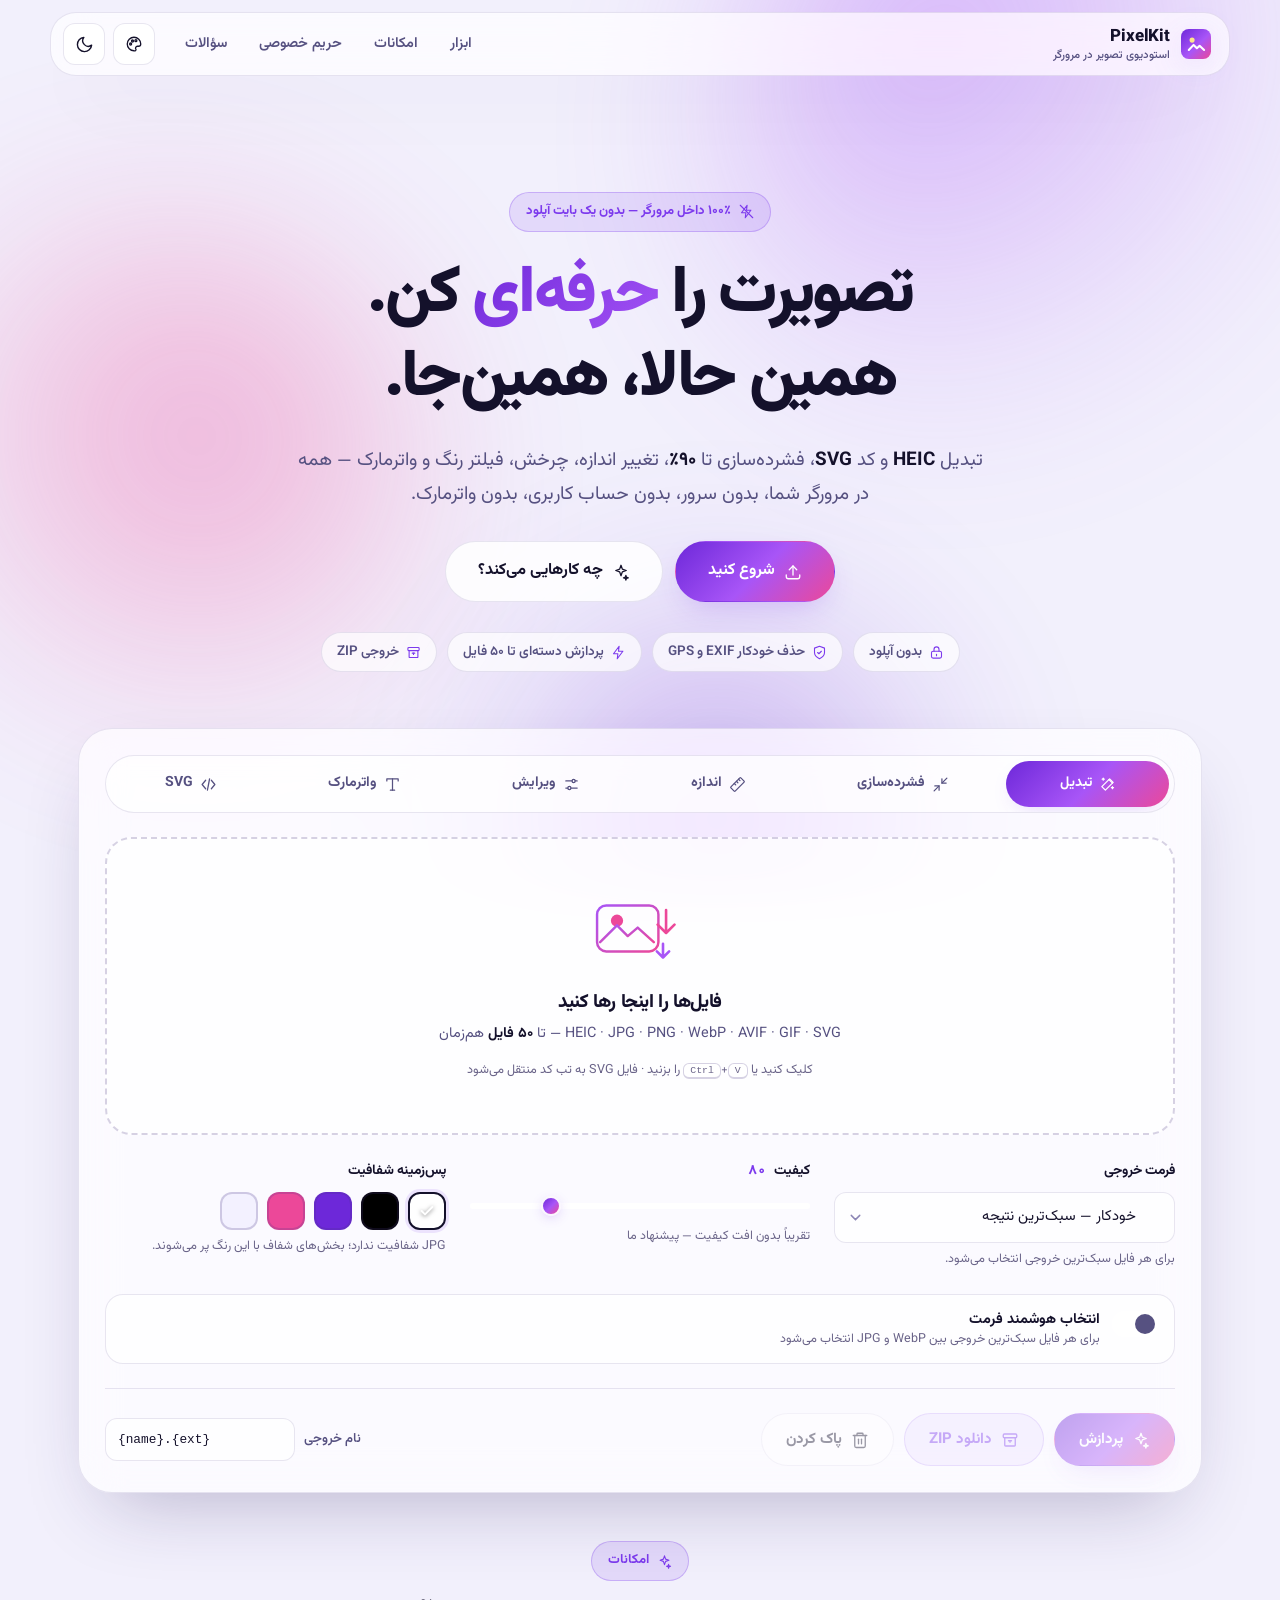
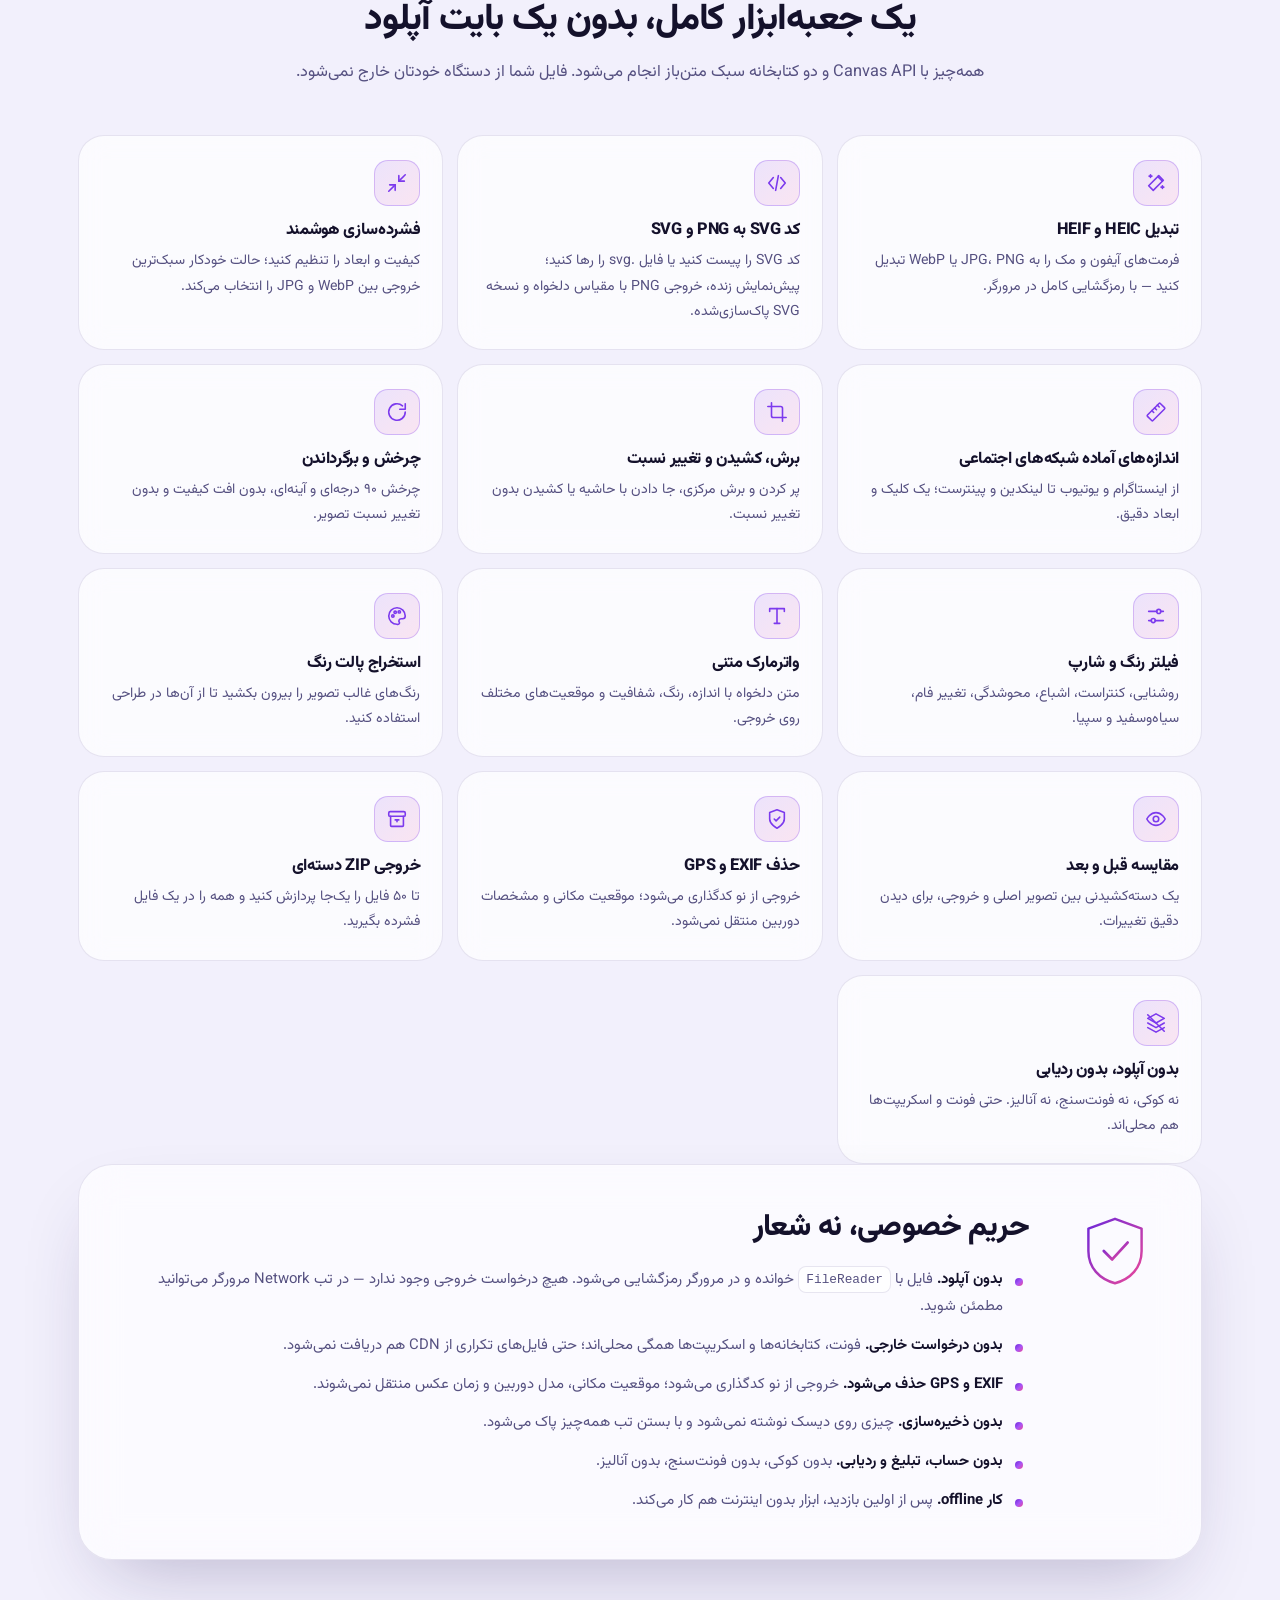
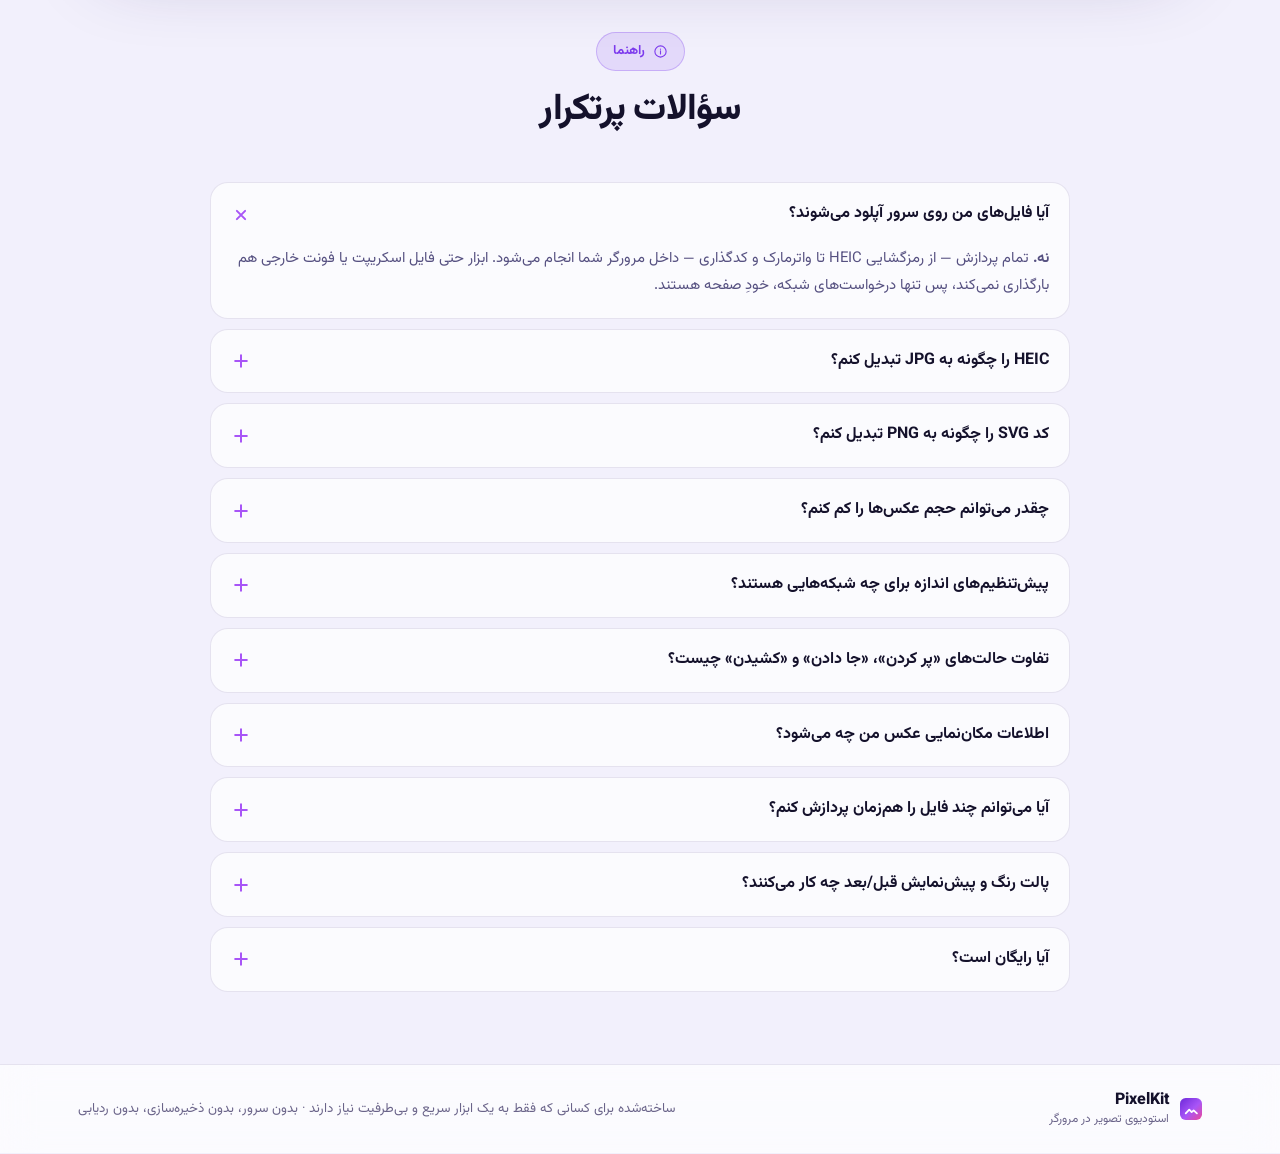
<file: index.html>
<!DOCTYPE html>
<html lang="fa" dir="rtl" data-theme="dark" data-accent="violet">
<head>
<meta charset="utf-8">
<meta name="viewport" content="width=device-width, initial-scale=1, viewport-fit=cover">
<title>PixelKit — تبدیل HEIC، SVG به PNG و فشرده‌سازی تصویر در مرورگر</title>
<meta name="description" content="تبدیل HEIC به JPG/PNG/WebP، تبدیل کد SVG به PNG و SVG، فشرده‌سازی، تغییر اندازه، چرخش، فیلتر و واترمارک — همه در مرورگر. بدون آپلود، بدون سرور، بدون حساب کاربری.">
<meta name="keywords" content="تبدیل heic, heic به jpg, svg به png, تبدیل svg, کد svg, فشرده سازی تصویر, کم حجم کردن عکس, تبدیل عکس آنلاین, واترمارک عکس, تغییر اندازه عکس, image compressor, heic converter, svg converter, webp converter">
<meta name="robots" content="index, follow, max-image-preview:large, max-snippet:-1">
<meta name="author" content="PixelKit">
<meta name="theme-color" content="#0A0A12" media="(prefers-color-scheme: dark)">
<meta name="theme-color" content="#F7F5FF" media="(prefers-color-scheme: light)">

<link rel="canonical" href="https://pouryaaryanpour.github.io/pixelkit/">
<meta property="og:type" content="website">
<meta property="og:site_name" content="PixelKit">
<meta property="og:locale" content="fa_IR">
<meta property="og:title" content="PixelKit — تبدیل HEIC، SVG به PNG و فشرده‌سازی تصویر در مرورگر">
<meta property="og:description" content="همه‌چیز سمت مرورگر: تبدیل HEIC و SVG، فشرده‌سازی، تغییر اندازه، فیلتر و واترمارک. بدون آپلود.">
<meta property="og:url" content="https://pouryaaryanpour.github.io/pixelkit/">
<meta name="twitter:card" content="summary_large_image">
<meta name="twitter:title" content="PixelKit — تبدیل HEIC، SVG به PNG و فشرده‌سازی تصویر">
<meta name="twitter:description" content="همه‌چیز سمت مرورگر. بدون آپلود، بدون سرور، بدون حساب کاربری.">

<link rel="icon" href="data:image/svg+xml,%3Csvg xmlns='http://www.w3.org/2000/svg' viewBox='0 0 100 100'%3E%3Cdefs%3E%3ClinearGradient id='g' x1='0' y1='0' x2='1' y2='1'%3E%3Cstop offset='0' stop-color='%236D28D9'/%3E%3Cstop offset='.5' stop-color='%23A855F7'/%3E%3Cstop offset='1' stop-color='%23EC4899'/%3E%3C/linearGradient%3E%3C/defs%3E%3Crect width='100' height='100' rx='26' fill='url(%23g)'/%3E%3Cpath d='M26 70l16-17 11 11 9-8 15 14' stroke='%23fff' stroke-width='7' fill='none' stroke-linecap='round' stroke-linejoin='round'/%3E%3Ccircle cx='37' cy='37' r='8.5' fill='%23FDE68A'/%3E%3C/svg%3E">
<link rel="apple-touch-icon" href="data:image/svg+xml,%3Csvg xmlns='http://www.w3.org/2000/svg' viewBox='0 0 100 100'%3E%3Crect width='100' height='100' fill='%236D28D9'/%3E%3Cpath d='M26 70l16-17 11 11 9-8 15 14' stroke='%23fff' stroke-width='7' fill='none' stroke-linecap='round' stroke-linejoin='round'/%3E%3C/svg%3E">
<link rel="manifest" href="manifest.json">
<link rel="stylesheet" href="style.css">

<script type="application/ld+json">
{
  "@context": "https://schema.org",
  "@type": "SoftwareApplication",
  "name": "PixelKit",
  "url": "https://pouryaaryanpour.github.io/pixelkit/",
  "applicationCategory": "MultimediaApplication",
  "applicationSubCategory": "Image Converter",
  "operatingSystem": "Any",
  "browserRequirements": "Requires JavaScript",
  "inLanguage": "fa-IR",
  "description": "تبدیل HEIC/HEIF و SVG، فشرده‌سازی تصاویر با پردازش کاملاً سمت مرورگر؛ شامل تغییر اندازه، چرخش، فیلتر و واترمارک.",
  "softwareVersion": "1.0.0",
  "offers": { "@type": "Offer", "price": "0", "priceCurrency": "USD" },
  "featureList": [
    "تبدیل HEIC/HEIF به JPG، PNG و WebP",
    "تبدیل کد SVG به PNG با مقیاس دلخواه و خروجی SVG پاک‌سازی‌شده",
    "فشرده‌سازی JPG، PNG، WebP، AVIF و GIF",
    "تغییر اندازه با پیش‌تنظیم شبکه‌های اجتماعی",
    "چرخش، برگرداندن، برش مرکزی و تغییر نسبت",
    "فیلتر رنگ، محو‌شدگی و شارپ",
    "واترمارک متنی با موقعیت و شفافیت دلخواه",
    "استخراج پالت رنگ غالب از تصویر",
    "مقایسه قبل و بعد با دسته کشیدنی",
    "خروجی ZIP برای پردازش دسته‌ای",
    "۱۰۰٪ خصوصی — بدون آپلود"
  ]
}
</script>
<script type="application/ld+json">
{
  "@context": "https://schema.org",
  "@type": "FAQPage",
  "mainEntity": [
    { "@type": "Question", "name": "آیا فایل‌های من روی سرور آپلود می‌شوند؟",
      "acceptedAnswer": { "@type": "Answer", "text": "نه. تمام پردازش — رمزگشایی HEIC، تغییر اندازه، فیلتر، واترمارک و کدگذاری — داخل مرورگر شما انجام می‌شود. هیچ درخواست خروجی وجود ندارد و حتی فونت و اسکریپت هم از CDN بارگذاری نمی‌شوند." } },
    { "@type": "Question", "name": "HEIC را چگونه به JPG تبدیل کنم؟",
      "acceptedAnswer": { "@type": "Answer", "text": "فایل‌های heic یا heif را در کادر ابزار رها کنید، فرمت خروجی را روی JPG بگذارید و دکمه پردازش را بزنید. نتیجه را می‌توانید جداگانه یا به‌صورت ZIP دانلود کنید." } },
    { "@type": "Question", "name": "چگونه کد SVG را به PNG تبدیل کنم؟",
      "acceptedAnswer": { "@type": "Answer", "text": "تب «SVG» را باز کنید و کد را در کادر پیست کنید یا فایل .svg را رها کنید. پیش‌نمایش بلافاصله نمایش داده می‌شود؛ سپس مقیاس، عرض دقیق و پس‌زمینه را انتخاب کنید و «دانلود PNG» یا «دانلود SVG» را بزنید." } },
    { "@type": "Question", "name": "چقدر می‌توان حجم عکس را کم کرد؟",
      "acceptedAnswer": { "@type": "Answer", "text": "روی عکس‌های معمولی آیفون، تبدیل به JPG با کیفیت ۷۵ تا ۸۰ به‌همراه محدود کردن حداکثر عرض، حجم فایل را بین ۶۰ تا ۹۰ درصد کاهش می‌دهد بدون تفاوت محسوس. خروجی WebP معمولاً از هر دو فرمت دیگر کوچک‌تر است." } },
    { "@type": "Question", "name": "آیا اطلاعات مکان‌نمایی عکس حذف می‌شود؟",
      "acceptedAnswer": { "@type": "Answer", "text": "بله. خروجی از نو کدگذاری می‌شود و هیچ داده EXIF یا GPS منتقل نمی‌شود؛ موقعیت مکانی و اطلاعات دوربین در فایل نهایی باقی نمی‌مانند." } },
    { "@type": "Question", "name": "آیا می‌توانم چند فایل را هم‌زمان پردازش کنم؟",
      "acceptedAnswer": { "@type": "Answer", "text": "بله، حداکثر ۵۰ فایل در هر نوبت. هر فایل نتیجه و میزان کاهش حجم خودش را نشان می‌دهد و می‌توانید همه را به‌صورت یک فایل ZIP دریافت کنید." } },
    { "@type": "Question", "name": "آیا ابزار رایگان است؟",
      "acceptedAnswer": { "@type": "Answer", "text": "بله. بدون حساب کاربری، بدون واترمارک، بدون محدودیت حجم و بدون نسخه پولی. کاملاً ایستا و رایگان اجرا می‌شود." } }
  ]
}
</script>
</head>
<body>

<!-- ======================= آیکون‌ها (SVG Sprite) ======================= -->
<svg width="0" height="0" style="position:absolute" aria-hidden="true" focusable="false">
  <defs>
    <g id="i-base" fill="none" stroke="currentColor" stroke-width="1.75" stroke-linecap="round" stroke-linejoin="round"></g>
  </defs>
  <symbol id="i-upload" viewBox="0 0 24 24"><g fill="none" stroke="currentColor" stroke-width="1.75" stroke-linecap="round" stroke-linejoin="round"><path d="M12 16V4"/><path d="m7 9 5-5 5 5"/><path d="M3 16v2a3 3 0 0 0 3 3h12a3 3 0 0 0 3-3v-2"/></g></symbol>
  <symbol id="i-download" viewBox="0 0 24 24"><g fill="none" stroke="currentColor" stroke-width="1.75" stroke-linecap="round" stroke-linejoin="round"><path d="M12 4v12"/><path d="m7 11 5 5 5-5"/><path d="M3 16v2a3 3 0 0 0 3 3h12a3 3 0 0 0 3-3v-2"/></g></symbol>
  <symbol id="i-wand" viewBox="0 0 24 24"><g fill="none" stroke="currentColor" stroke-width="1.75" stroke-linecap="round" stroke-linejoin="round"><path d="m15 4 5 5L9 20l-5-5L15 4Z"/><path d="M14 5 19 10"/><path d="M6 3v3"/><path d="M4.5 4.5h3"/><path d="M19 15v3"/><path d="M17.5 16.5h3"/></g></symbol>
  <symbol id="i-compress" viewBox="0 0 24 24"><g fill="none" stroke="currentColor" stroke-width="1.75" stroke-linecap="round" stroke-linejoin="round"><path d="M4 14h6v6"/><path d="M20 10h-6V4"/><path d="M14 10 21 3"/><path d="M3 21 10 14"/></g></symbol>
  <symbol id="i-ruler" viewBox="0 0 24 24"><g fill="none" stroke="currentColor" stroke-width="1.75" stroke-linecap="round" stroke-linejoin="round"><path d="M21.3 8.7 8.7 21.3a1 1 0 0 1-1.4 0l-4.6-4.6a1 1 0 0 1 0-1.4L15.3 2.7a1 1 0 0 1 1.4 0l4.6 4.6a1 1 0 0 1 0 1.4Z"/><path d="m7.5 10.5 2 2"/><path d="m10.5 7.5 2 2"/><path d="m13.5 4.5 2 2"/></g></symbol>
  <symbol id="i-sliders" viewBox="0 0 24 24"><g fill="none" stroke="currentColor" stroke-width="1.75" stroke-linecap="round" stroke-linejoin="round"><path d="M4 7h9"/><path d="M17 7h3"/><path d="M4 17h3"/><path d="M11 17h9"/><circle cx="15" cy="7" r="2.2"/><circle cx="9" cy="17" r="2.2"/></g></symbol>
  <symbol id="i-stamp" viewBox="0 0 24 24"><g fill="none" stroke="currentColor" stroke-width="1.75" stroke-linecap="round" stroke-linejoin="round"><path d="M4 7V4h16v3"/><path d="M12 4v16"/><path d="M9 20h6"/></g></symbol>
  <symbol id="i-trash" viewBox="0 0 24 24"><g fill="none" stroke="currentColor" stroke-width="1.75" stroke-linecap="round" stroke-linejoin="round"><path d="M3 6h18"/><path d="M8 6V4a1 1 0 0 1 1-1h6a1 1 0 0 1 1 1v2"/><path d="M5 6v14a2 2 0 0 0 2 2h10a2 2 0 0 0 2-2V6"/><path d="M10 11v6"/><path d="M14 11v6"/></g></symbol>
  <symbol id="i-sun" viewBox="0 0 24 24"><g fill="none" stroke="currentColor" stroke-width="1.75" stroke-linecap="round" stroke-linejoin="round"><circle cx="12" cy="12" r="4"/><path d="M12 2v2"/><path d="M12 20v2"/><path d="m4.9 4.9 1.4 1.4"/><path d="m17.7 17.7 1.4 1.4"/><path d="M2 12h2"/><path d="M20 12h2"/><path d="m6.3 17.7-1.4 1.4"/><path d="m19.1 4.9-1.4 1.4"/></g></symbol>
  <symbol id="i-moon" viewBox="0 0 24 24"><g fill="none" stroke="currentColor" stroke-width="1.75" stroke-linecap="round" stroke-linejoin="round"><path d="M21 12.8A9 9 0 1 1 11.2 3a7 7 0 0 0 9.8 9.8Z"/></g></symbol>
  <symbol id="i-menu" viewBox="0 0 24 24"><g fill="none" stroke="currentColor" stroke-width="1.75" stroke-linecap="round"><path d="M4 7h16"/><path d="M4 12h16"/><path d="M4 17h16"/></g></symbol>
  <symbol id="i-x" viewBox="0 0 24 24"><g fill="none" stroke="currentColor" stroke-width="1.75" stroke-linecap="round"><path d="M18 6 6 18"/><path d="M6 6l12 12"/></g></symbol>
  <symbol id="i-check" viewBox="0 0 24 24"><g fill="none" stroke="currentColor" stroke-width="2.2" stroke-linecap="round" stroke-linejoin="round"><path d="m20 6-11 11-5-5"/></g></symbol>
  <symbol id="i-alert" viewBox="0 0 24 24"><g fill="none" stroke="currentColor" stroke-width="1.75" stroke-linecap="round" stroke-linejoin="round"><circle cx="12" cy="12" r="9"/><path d="M12 7.5v5"/><path d="M12 16.2v.2"/></g></symbol>
  <symbol id="i-zip" viewBox="0 0 24 24"><g fill="none" stroke="currentColor" stroke-width="1.75" stroke-linecap="round" stroke-linejoin="round"><rect x="3" y="4" width="18" height="5" rx="1.5"/><path d="M5 9v10a1 1 0 0 0 1 1h12a1 1 0 0 0 1-1V9"/><path d="M10 13h4"/><path d="M12 13v2"/></g></symbol>
  <symbol id="i-rotate-cw" viewBox="0 0 24 24"><g fill="none" stroke="currentColor" stroke-width="1.75" stroke-linecap="round" stroke-linejoin="round"><path d="M21 12a9 9 0 1 1-3-6.7"/><path d="M21 3v6h-6"/></g></symbol>
  <symbol id="i-rotate-ccw" viewBox="0 0 24 24"><g fill="none" stroke="currentColor" stroke-width="1.75" stroke-linecap="round" stroke-linejoin="round"><path d="M3 12a9 9 0 1 0 3-6.7"/><path d="M3 3v6h6"/></g></symbol>
  <symbol id="i-flip-h" viewBox="0 0 24 24"><g fill="none" stroke="currentColor" stroke-width="1.75" stroke-linecap="round" stroke-linejoin="round"><path d="M12 3v18"/><path d="m16 7 4 5-4 5V7Z"/><path d="M8 7 4 12l4 5V7Z"/></g></symbol>
  <symbol id="i-flip-v" viewBox="0 0 24 24"><g fill="none" stroke="currentColor" stroke-width="1.75" stroke-linecap="round" stroke-linejoin="round"><path d="M3 12h18"/><path d="m7 16 5 4 5-4H7Z"/><path d="m7 8 5-4 5 4H7Z"/></g></symbol>
  <symbol id="i-lock" viewBox="0 0 24 24"><g fill="none" stroke="currentColor" stroke-width="1.75" stroke-linecap="round" stroke-linejoin="round"><rect x="4" y="10" width="16" height="11" rx="2.5"/><path d="M8 10V7a4 4 0 0 1 8 0v3"/><path d="M12 15v2"/></g></symbol>
  <symbol id="i-shield" viewBox="0 0 24 24"><g fill="none" stroke="currentColor" stroke-width="1.75" stroke-linecap="round" stroke-linejoin="round"><path d="M12 22s8-4 8-10V5l-8-3-8 3v7c0 6 8 10 8 10Z"/><path d="m9 12 2 2 4-4"/></g></symbol>
  <symbol id="i-eye" viewBox="0 0 24 24"><g fill="none" stroke="currentColor" stroke-width="1.75" stroke-linecap="round" stroke-linejoin="round"><path d="M2 12s3.6-7 10-7 10 7 10 7-3.6 7-10 7-10-7-10-7Z"/><circle cx="12" cy="12" r="3"/></g></symbol>
  <symbol id="i-palette" viewBox="0 0 24 24"><g fill="none" stroke="currentColor" stroke-width="1.75" stroke-linecap="round" stroke-linejoin="round"><path d="M12 21a9 9 0 1 1 9-9c0 1.7-1.3 3-3 3h-1.5a2.5 2.5 0 0 0-1.8 4.2A1.8 1.8 0 0 1 12 21Z"/><circle cx="7.5" cy="12" r="1.3"/><circle cx="10" cy="8" r="1.3"/><circle cx="14.5" cy="7.5" r="1.3"/></g></symbol>
  <symbol id="i-copy" viewBox="0 0 24 24"><g fill="none" stroke="currentColor" stroke-width="1.75" stroke-linecap="round" stroke-linejoin="round"><rect x="9" y="9" width="12" height="12" rx="2.5"/><path d="M5 15V5a2 2 0 0 1 2-2h10"/></g></symbol>
  <symbol id="i-zap" viewBox="0 0 24 24"><g fill="none" stroke="currentColor" stroke-width="1.75" stroke-linecap="round" stroke-linejoin="round"><path d="M13 2 4 14h7l-1 8 9-12h-7l1-8Z"/></g></symbol>
  <symbol id="i-layers" viewBox="0 0 24 24"><g fill="none" stroke="currentColor" stroke-width="1.75" stroke-linecap="round" stroke-linejoin="round"><path d="m12 2 9 5-9 5-9-5 9-5Z"/><path d="m3 12 9 5 9-5"/><path d="m3 17 9 5 9-5"/></g></symbol>
  <symbol id="i-image" viewBox="0 0 24 24"><g fill="none" stroke="currentColor" stroke-width="1.75" stroke-linecap="round" stroke-linejoin="round"><rect x="3" y="3" width="18" height="18" rx="3"/><circle cx="9" cy="9" r="1.8"/><path d="m21 15-4.5-4.5L5 21"/></g></symbol>
  <symbol id="i-info" viewBox="0 0 24 24"><g fill="none" stroke="currentColor" stroke-width="1.75" stroke-linecap="round" stroke-linejoin="round"><circle cx="12" cy="12" r="9"/><path d="M12 11v5"/><path d="M12 8v.2"/></g></symbol>
  <symbol id="i-crop" viewBox="0 0 24 24"><g fill="none" stroke="currentColor" stroke-width="1.75" stroke-linecap="round" stroke-linejoin="round"><path d="M6 2v14a2 2 0 0 0 2 2h14"/><path d="M18 22V8a2 2 0 0 0-2-2H2"/></g></symbol>
  <symbol id="i-sparkle" viewBox="0 0 24 24"><g fill="none" stroke="currentColor" stroke-width="1.75" stroke-linecap="round" stroke-linejoin="round"><path d="M12 3l1.8 5.2L19 10l-5.2 1.8L12 17l-1.8-5.2L5 10l5.2-1.8L12 3Z"/><path d="M18.5 16.5 19.2 19l2.5.7-2.5.7-.7 2.5-.7-2.5-2.5-.7 2.5-.7.7-2.5Z"/></g></symbol>
  <symbol id="i-target" viewBox="0 0 24 24"><g fill="none" stroke="currentColor" stroke-width="1.75" stroke-linecap="round" stroke-linejoin="round"><circle cx="12" cy="12" r="9"/><circle cx="12" cy="12" r="5"/><circle cx="12" cy="12" r="1.4"/></g></symbol>
  <symbol id="i-refresh" viewBox="0 0 24 24"><g fill="none" stroke="currentColor" stroke-width="1.75" stroke-linecap="round" stroke-linejoin="round"><path d="M21 12a9 9 0 1 1-2.6-6.4"/><path d="M21 3v6h-6"/></g></symbol>
  <symbol id="i-layers-off" viewBox="0 0 24 24"><g fill="none" stroke="currentColor" stroke-width="1.75" stroke-linecap="round" stroke-linejoin="round"><path d="m12 2 9 5-9 5-9-5 9-5Z"/><path d="m3 12 9 5 9-5"/><path d="m3 17 9 5 9-5"/><path d="m3 3 18 18"/></g></symbol>
  <symbol id="i-mobile" viewBox="0 0 24 24"><g fill="none" stroke="currentColor" stroke-width="1.75" stroke-linecap="round" stroke-linejoin="round"><rect x="6" y="2" width="12" height="20" rx="2.5"/><path d="M11 18.5h2"/></g></symbol>
  <symbol id="i-monitor" viewBox="0 0 24 24"><g fill="none" stroke="currentColor" stroke-width="1.75" stroke-linecap="round" stroke-linejoin="round"><rect x="2" y="3" width="20" height="14" rx="2.5"/><path d="M8 21h8"/><path d="M12 17v4"/></g></symbol>
  <symbol id="i-bolt-off" viewBox="0 0 24 24"><g fill="none" stroke="currentColor" stroke-width="1.75" stroke-linecap="round" stroke-linejoin="round"><path d="M13 2 4 14h7l-1 8 9-12h-7l1-8Z"/><path d="m2 2 20 20"/></g></symbol>
  <symbol id="i-code" viewBox="0 0 24 24"><g fill="none" stroke="currentColor" stroke-width="1.75" stroke-linecap="round" stroke-linejoin="round"><path d="m8 6-5 6 5 6"/><path d="m16 6 5 6-5 6"/><path d="m13.5 4-3 16"/></g></symbol>
  <symbol id="i-file-svg" viewBox="0 0 24 24"><g fill="none" stroke="currentColor" stroke-width="1.75" stroke-linecap="round" stroke-linejoin="round"><path d="M14 3H7a2 2 0 0 0-2 2v14a2 2 0 0 0 2 2h10a2 2 0 0 0 2-2V8l-5-5Z"/><path d="M14 3v5h5"/><path d="m9 17 3-5 3 5"/></g></symbol>
</svg>

<!-- ======================= پس‌زمینه گرادیانی ======================= -->
<div class="aurora" aria-hidden="true">
  <span class="blob b1"></span>
  <span class="blob b2"></span>
  <span class="blob b3"></span>
  <span class="grain"></span>
</div>

<a class="skip" href="#studio">پرش به ابزار</a>

<!-- ======================= نوار بالا ======================= -->
<header class="topbar">
  <div class="topbar-inner glass">
    <a class="brand" href="#top">
      <span class="brand-mark" aria-hidden="true">
        <svg viewBox="0 0 100 100" width="30" height="30">
          <defs><linearGradient id="bm" x1="0" y1="0" x2="1" y2="1">
            <stop offset="0" stop-color="var(--acc-1)"/><stop offset=".55" stop-color="var(--acc-2)"/><stop offset="1" stop-color="var(--acc-3)"/>
          </linearGradient></defs>
          <rect width="100" height="100" rx="26" fill="url(#bm)"/>
          <path d="M26 70l16-17 11 11 9-8 15 14" stroke="#fff" stroke-width="7" fill="none" stroke-linecap="round" stroke-linejoin="round"/>
          <circle cx="37" cy="37" r="8.5" fill="#FDE68A"/>
        </svg>
      </span>
      <span class="brand-text">
        <b>PixelKit</b>
        <small>استودیوی تصویر در مرورگر</small>
      </span>
    </a>

    <nav class="mainnav" id="mainnav" aria-label="ناوبری اصلی">
      <a href="#studio">ابزار</a>
      <a href="#features">امکانات</a>
      <a href="#privacy">حریم خصوصی</a>
      <a href="#faq">سؤالات</a>
    </nav>

    <div class="topbar-actions">
      <div class="accent-picker" role="group" aria-label="انتخاب رنگ برند">
        <button class="icon-btn accent-btn" id="accentBtn" type="button" aria-label="تغییر رنگ برند" aria-expanded="false">
          <svg width="18" height="18" aria-hidden="true"><use href="#i-palette"/></svg>
        </button>
        <div class="accent-menu" id="accentMenu" hidden>
          <p class="accent-menu-title">رنگ برند</p>
          <div class="accent-swatches" id="accentSwatches"></div>
        </div>
      </div>

      <button class="icon-btn" id="themeBtn" type="button" aria-label="تغییر حالت روشن و تاریک" title="روشن / تاریک">
        <svg class="ico-sun" width="19" height="19" aria-hidden="true"><use href="#i-sun"/></svg>
        <svg class="ico-moon" width="19" height="19" aria-hidden="true"><use href="#i-moon"/></svg>
      </button>

      <button class="icon-btn menu-btn" id="menuBtn" type="button" aria-label="باز کردن منو" aria-expanded="false" aria-controls="mainnav">
        <svg class="ico-menu" width="20" height="20" aria-hidden="true"><use href="#i-menu"/></svg>
        <svg class="ico-close" width="20" height="20" aria-hidden="true"><use href="#i-x"/></svg>
      </button>
    </div>
  </div>
</header>

<main id="top">

  <!-- ======================= هیرو ======================= -->
  <section class="hero wrap">
    <p class="eyebrow"><svg width="15" height="15" aria-hidden="true"><use href="#i-bolt-off"/></svg> ۱۰۰٪ داخل مرورگر — بدون یک بایت آپلود</p>
    <h1>تصویرت را <span class="grad-text">حرفه‌ای</span> کن.<br>همین حالا، همین‌جا.</h1>
    <p class="lead">
      تبدیل <b>HEIC</b> و کد <b>SVG</b>، فشرده‌سازی تا <b>۹۰٪</b>، تغییر اندازه، چرخش، فیلتر رنگ و واترمارک —
      همه در مرورگر شما، بدون سرور، بدون حساب کاربری، بدون واترمارک.
    </p>
    <div class="hero-cta">
      <a class="btn btn-primary btn-lg" href="#studio">
        <svg width="18" height="18" aria-hidden="true"><use href="#i-upload"/></svg>
        شروع کنید
      </a>
      <a class="btn btn-ghost btn-lg" href="#features">
        <svg width="18" height="18" aria-hidden="true"><use href="#i-sparkle"/></svg>
        چه کارهایی می‌کند؟
      </a>
    </div>
    <ul class="hero-badges">
      <li><svg width="15" height="15" aria-hidden="true"><use href="#i-lock"/></svg> بدون آپلود</li>
      <li><svg width="15" height="15" aria-hidden="true"><use href="#i-shield"/></svg> حذف خودکار EXIF و GPS</li>
      <li><svg width="15" height="15" aria-hidden="true"><use href="#i-zap"/></svg> پردازش دسته‌ای تا ۵۰ فایل</li>
      <li><svg width="15" height="15" aria-hidden="true"><use href="#i-zip"/></svg> خروجی ZIP</li>
    </ul>
  </section>

  <!-- ======================= ابزار ======================= -->
  <section class="studio wrap" id="studio">
    <div class="studio-card glass">

      <!-- تب‌ها -->
      <div class="tabs" role="tablist" aria-label="تنظیمات پردازش">
        <button class="tab is-active" role="tab" id="tab-convert" aria-selected="true" aria-controls="panel-convert" data-tab="convert">
          <svg width="17" height="17" aria-hidden="true"><use href="#i-wand"/></svg><span>تبدیل</span>
        </button>
        <button class="tab" role="tab" id="tab-compress" aria-selected="false" aria-controls="panel-compress" data-tab="compress" tabindex="-1">
          <svg width="17" height="17" aria-hidden="true"><use href="#i-compress"/></svg><span>فشرده‌سازی</span>
        </button>
        <button class="tab" role="tab" id="tab-size" aria-selected="false" aria-controls="panel-size" data-tab="size" tabindex="-1">
          <svg width="17" height="17" aria-hidden="true"><use href="#i-ruler"/></svg><span>اندازه</span>
        </button>
        <button class="tab" role="tab" id="tab-edit" aria-selected="false" aria-controls="panel-edit" data-tab="edit" tabindex="-1">
          <svg width="17" height="17" aria-hidden="true"><use href="#i-sliders"/></svg><span>ویرایش</span>
        </button>
        <button class="tab" role="tab" id="tab-mark" aria-selected="false" aria-controls="panel-mark" data-tab="mark" tabindex="-1">
          <svg width="17" height="17" aria-hidden="true"><use href="#i-stamp"/></svg><span>واترمارک</span>
        </button>
        <button class="tab" role="tab" id="tab-svg" aria-selected="false" aria-controls="panel-svg" data-tab="svg" tabindex="-1">
          <svg width="17" height="17" aria-hidden="true"><use href="#i-code"/></svg><span>SVG</span>
        </button>
      </div>

      <!-- ناحیه رها کردن -->
      <div class="drop" id="drop" tabindex="0" role="button" aria-label="انتخاب یا رها کردن فایل‌های تصویری">
        <div class="drop-art" aria-hidden="true">
          <svg viewBox="0 0 140 120" width="108" height="92">
            <defs>
              <linearGradient id="da" x1="0" y1="0" x2="1" y2="1">
                <stop offset="0" stop-color="var(--acc-2)"/><stop offset="1" stop-color="var(--acc-3)"/>
              </linearGradient>
            </defs>
            <rect x="14" y="24" width="80" height="60" rx="12" fill="none" stroke="url(#da)" stroke-width="3.2"/>
            <circle cx="40" cy="44" r="8" fill="var(--acc-3)"/>
            <path d="M18 72l22-22 14 14 13-11 21 19" fill="none" stroke="url(#da)" stroke-width="3.2" stroke-linecap="round" stroke-linejoin="round"/>
            <path d="M104 30v30m0 0-11-11m11 11 11-11" fill="none" stroke="var(--acc-3)" stroke-width="3.4" stroke-linecap="round" stroke-linejoin="round"/>
            <path d="M100 74v18m0 0-8-8m8 8 8-8" fill="none" stroke="var(--acc-2)" stroke-width="3.4" stroke-linecap="round" stroke-linejoin="round"/>
          </svg>
        </div>
        <h2>فایل‌ها را اینجا رها کنید</h2>
        <p>HEIC · JPG · PNG · WebP · AVIF · GIF · SVG — تا <b>۵۰ فایل</b> هم‌زمان</p>
        <span class="drop-hint">کلیک کنید یا <kbd>Ctrl</kbd>+<kbd>V</kbd> را بزنید · فایل SVG به تب کد منتقل می‌شود</span>
        <input type="file" id="file" accept="image/*,.heic,.heif,.hif" multiple>
      </div>

      <!-- پنل‌ها -->
      <div class="panels">

        <!-- تبدیل -->
        <div class="panel is-active" id="panel-convert" role="tabpanel" aria-labelledby="tab-convert" data-panel="convert">
          <div class="grid-3">
            <div class="field">
              <label for="format">فرمت خروجی</label>
              <select id="format">
                <option value="auto">خودکار — سبک‌ترین نتیجه</option>
                <option value="image/jpeg">JPG — سازگاری کامل</option>
                <option value="image/webp">WebP — کوچک‌ترین حجم</option>
                <option value="image/png">PNG — بدون افت کیفیت</option>
              </select>
              <p class="hint" id="fmtHint"></p>
            </div>

            <div class="field">
              <label for="quality">کیفیت <output class="val" id="qv" for="quality">۸۰</output></label>
              <input type="range" id="quality" min="10" max="100" value="80" step="1">
              <p class="hint" id="qHint"></p>
            </div>

            <div class="field">
              <label>پس‌زمینه شفافیت</label>
              <div class="swatch-row" id="bgSwatches" role="radiogroup" aria-label="رنگ پس‌زمینه"></div>
              <p class="hint">JPG شفافیت ندارد؛ بخش‌های شفاف با این رنگ پر می‌شوند.</p>
            </div>
          </div>

          <label class="switch">
            <input type="checkbox" id="smartFormat">
            <span class="switch-track" aria-hidden="true"><span class="switch-thumb"></span></span>
            <span class="switch-body">
              <b>انتخاب هوشمند فرمت</b>
              <small>برای هر فایل سبک‌ترین خروجی بین WebP و JPG انتخاب می‌شود</small>
            </span>
          </label>
        </div>

        <!-- فشرده‌سازی -->
        <div class="panel" id="panel-compress" role="tabpanel" aria-labelledby="tab-compress" data-panel="compress" hidden>
          <div class="grid-3">
            <div class="field">
              <label for="cQuality">کیفیت <output class="val" id="cqv" for="cQuality">۷۵</output></label>
              <input type="range" id="cQuality" min="10" max="100" value="75" step="1">
              <p class="hint" id="cqHint"></p>
            </div>
            <div class="field">
              <label for="cMaxW">حداکثر عرض <output class="val" id="cwv" for="cMaxW">۱۶۰۰</output><span class="unit">px</span></label>
              <input type="range" id="cMaxW" min="320" max="6000" value="1600" step="80">
              <p class="hint">اندازه‌های کوچک‌تر دست‌نخورده می‌مانند.</p>
            </div>
            <div class="field">
              <label for="cFormat">فرمت خروجی</label>
              <select id="cFormat">
                <option value="auto">خودکار — سبک‌ترین نتیجه</option>
                <option value="image/webp">WebP</option>
                <option value="image/jpeg">JPG</option>
                <option value="image/png">PNG</option>
              </select>
              <p class="hint">حالت خودکار بین WebP و JPG مقایسه می‌کند و کوچک‌تر را نگه می‌دارد.</p>
            </div>
          </div>
        </div>

        <!-- اندازه -->
        <div class="panel" id="panel-size" role="tabpanel" aria-labelledby="tab-size" data-panel="size" hidden>
          <div class="field">
            <label>پیش‌تنظیم‌های آماده</label>
            <div class="chips" id="sizePresets" role="group" aria-label="اندازه‌های آماده"></div>
          </div>
          <div class="grid-3 mt">
            <div class="field">
              <label for="outW">عرض <span class="unit">px</span></label>
              <input type="number" id="outW" min="16" max="12000" step="1" placeholder="خودکار" inputmode="numeric">
            </div>
            <div class="field">
              <label for="outH">ارتفاع <span class="unit">px</span></label>
              <input type="number" id="outH" min="16" max="12000" step="1" placeholder="خودکار" inputmode="numeric">
            </div>
            <div class="field">
              <label for="fitMode">نحوه تطبیق</label>
              <select id="fitMode">
                <option value="cover">پر کردن و برش مرکزی</option>
                <option value="contain">جا دادن کامل با حاشیه</option>
                <option value="stretch">کشیدن بدون تغییر نسبت</option>
                <option value="max">فقط محدودسازی (بدون تغییر نسبت)</option>
              </select>
              <p class="hint">اگر عرض یا ارتفاع خالی باشد، آن بعد دست‌نخورده می‌ماند.</p>
            </div>
          </div>
        </div>

        <!-- ویرایش -->
        <div class="panel" id="panel-edit" role="tabpanel" aria-labelledby="tab-edit" data-panel="edit" hidden>
          <div class="grid-2">
            <div class="field">
              <label>چرخش و برگرداندن</label>
              <div class="icon-row">
                <button class="icon-btn lg" type="button" data-rotate="-90" aria-label="چرخش ۹۰ درجه به چپ"><svg width="19" height="19" aria-hidden="true"><use href="#i-rotate-ccw"/></svg></button>
                <button class="icon-btn lg" type="button" data-rotate="90" aria-label="چرخش ۹۰ درجه به راست"><svg width="19" height="19" aria-hidden="true"><use href="#i-rotate-cw"/></svg></button>
                <button class="icon-btn lg" type="button" data-flip="h" aria-label="برگرداندن افقی"><svg width="19" height="19" aria-hidden="true"><use href="#i-flip-h"/></svg></button>
                <button class="icon-btn lg" type="button" data-flip="v" aria-label="برگرداندن عمودی"><svg width="19" height="19" aria-hidden="true"><use href="#i-flip-v"/></svg></button>
                <button class="icon-btn lg" type="button" id="resetEdit" aria-label="بازنشانی ویرایش‌ها"><svg width="19" height="19" aria-hidden="true"><use href="#i-refresh"/></svg></button>
              </div>
              <p class="hint">چرخش‌های ۹۰ درجه‌ای و برگرداندن، بدون افت کیفیت انجام می‌شود.</p>
            </div>
            <div class="field">
              <label for="sharpen">شارپ <output class="val" id="shv" for="sharpen">۰</output></label>
              <input type="range" id="sharpen" min="0" max="100" value="0" step="1">
              <p class="hint">افزایش وضوح لبه‌ها پس از کوچک‌سازی.</p>
            </div>
          </div>
          <div class="grid-3 mt" id="filterGrid">
            <div class="field">
              <label for="brightness">روشنایی <output class="val" id="brv" for="brightness">۱۰۰</output></label>
              <input type="range" id="brightness" min="0" max="200" value="100" step="1">
            </div>
            <div class="field">
              <label for="contrast">کنتراست <output class="val" id="cov" for="contrast">۱۰۰</output></label>
              <input type="range" id="contrast" min="0" max="200" value="100" step="1">
            </div>
            <div class="field">
              <label for="saturate">اشباع رنگ <output class="val" id="sav" for="saturate">۱۰۰</output></label>
              <input type="range" id="saturate" min="0" max="200" value="100" step="1">
            </div>
            <div class="field">
              <label for="blur">محو‌شدگی <output class="val" id="blv" for="blur">۰</output></label>
              <input type="range" id="blur" min="0" max="20" value="0" step="0.5">
            </div>
            <div class="field">
              <label for="hue">تغییر فام <output class="val" id="huv" for="hue">۰</output><span class="unit">°</span></label>
              <input type="range" id="hue" min="-180" max="180" value="0" step="5">
            </div>
            <div class="field">
              <label>حالت رنگی</label>
              <div class="chips" id="toneChips" role="group" aria-label="حالت رنگی"></div>
            </div>
          </div>
        </div>

        <!-- واترمارک -->
        <div class="panel" id="panel-mark" role="tabpanel" aria-labelledby="tab-mark" data-panel="mark" hidden>
          <div class="grid-3">
            <div class="field">
              <label for="wmText">متن واترمارک</label>
              <input type="text" id="wmText" placeholder="مثلاً نام برند یا سایت" maxlength="60" autocomplete="off">
            </div>
            <div class="field">
              <label for="wmSize">اندازه <output class="val" id="wmSizeV" for="wmSize">۴</output><span class="unit">٪ عرض</span></label>
              <input type="range" id="wmSize" min="1" max="20" value="4" step="0.5">
            </div>
            <div class="field">
              <label for="wmOpacity">شفافیت <output class="val" id="wmOpacityV" for="wmOpacity">۶۰</output><span class="unit">٪</span></label>
              <input type="range" id="wmOpacity" min="5" max="100" value="60" step="1">
            </div>
          </div>
          <div class="grid-2 mt">
            <div class="field">
              <label>رنگ متن</label>
              <div class="swatch-row" id="wmSwatches" role="radiogroup" aria-label="رنگ متن واترمارک"></div>
            </div>
            <div class="field">
              <label>موقعیت</label>
              <div class="pos-grid" id="wmPos" role="radiogroup" aria-label="موقعیت واترمارک"></div>
            </div>
          </div>
        </div>
        <!-- SVG -->
        <div class="panel" id="panel-svg" role="tabpanel" aria-labelledby="tab-svg" data-panel="svg" hidden>
          <div class="svg-grid">
            <div class="field">
              <label for="svgCode">کد SVG</label>
              <textarea id="svgCode" dir="ltr" spellcheck="false" autocomplete="off" autocapitalize="off" wrap="off"
                placeholder="&lt;svg xmlns=&quot;http://www.w3.org/2000/svg&quot; viewBox=&quot;0 0 240 160&quot;&gt;&#10;  &lt;defs&gt;&#10;    &lt;linearGradient id=&quot;g&quot;&gt;…&lt;/linearGradient&gt;&#10;  &lt;/defs&gt;&#10;  &lt;rect width=&quot;240&quot; height=&quot;160&quot; rx=&quot;24&quot; fill=&quot;url(#g)&quot; /&gt;&#10;&lt;/svg&gt;"></textarea>
              <div class="svg-tools">
                <button class="mini-btn" type="button" id="svgPick">
                  <svg width="15" height="15" aria-hidden="true"><use href="#i-upload"/></svg>بارگذاری فایل
                </button>
                <button class="mini-btn" type="button" id="svgSample">
                  <svg width="15" height="15" aria-hidden="true"><use href="#i-sparkle"/></svg>نمونه
                </button>
                <button class="mini-btn" type="button" id="svgWipe">
                  <svg width="15" height="15" aria-hidden="true"><use href="#i-trash"/></svg>پاک کردن
                </button>
                <input type="file" id="svgFile" accept=".svg,image/svg+xml" hidden>
              </div>
              <p class="hint" id="svgHint">کد را پیست کنید، فایل <code>.svg</code> را رها کنید، یا با <kbd>Ctrl</kbd>+<kbd>V</kbd> بچسبانید.</p>
            </div>

            <div class="field">
              <label>پیش‌نمایش <span class="unit" id="svgMeta" aria-live="polite"></span></label>
              <div class="svg-stage" id="svgStage">
                <p class="svg-empty">هنوز کدی وارد نشده است</p>
              </div>
              <p class="hint" id="svgNote">پیش‌نمایش روی شطرنجی شفافیت نمایش داده می‌شود. کد پاک‌سازی می‌شود: اسکریپت، رویداد و ارجاع خارجی حذف می‌شوند.</p>
            </div>
          </div>

          <div class="grid-3 mt">
            <div class="field">
              <label for="svgScale">مقیاس خروجی</label>
              <select id="svgScale">
                <option value="1">۱× — اندازه اصلی</option>
                <option value="2" selected>۲× — رتینا</option>
                <option value="3">۳×</option>
                <option value="4">۴×</option>
              </select>
              <p class="hint">مقیاس روی ابعاد پایه‌ی SVG اعمال می‌شود.</p>
            </div>
            <div class="field">
              <label for="svgWidth">عرض دقیق <span class="unit">px</span></label>
              <input type="number" id="svgWidth" min="8" max="12000" step="1" placeholder="خودکار" inputmode="numeric">
              <p class="hint">خالی بگذارید تا از ابعاد اصلی × مقیاس استفاده شود.</p>
            </div>
            <div class="field">
              <label>پس‌زمینه PNG</label>
              <div class="swatch-row" id="svgBg" role="radiogroup" aria-label="رنگ پس‌زمینه خروجی PNG"></div>
              <p class="hint">برای PNG بدون پس‌زمینه، «شفاف» را انتخاب کنید.</p>
            </div>
          </div>

          <div class="grid-2 mt">
            <div class="field">
              <label for="svgName">نام فایل خروجی</label>
              <input type="text" id="svgName" value="icon" maxlength="80" autocomplete="off" spellcheck="false">
              <p class="hint">پسوند بر اساس فرمت انتخابی اضافه می‌شود.</p>
            </div>
            <div class="field">
              <label>خروجی</label>
              <div class="svg-actions">
                <button class="btn btn-primary" id="svgPng" type="button" disabled>
                  <svg width="17" height="17" aria-hidden="true"><use href="#i-download"/></svg>دانلود PNG
                </button>
                <button class="btn btn-accent" id="svgSave" type="button" disabled>
                  <svg width="17" height="17" aria-hidden="true"><use href="#i-file-svg"/></svg>دانلود SVG
                </button>
                <button class="btn btn-ghost" id="svgCopy" type="button" disabled>
                  <svg width="17" height="17" aria-hidden="true"><use href="#i-copy"/></svg>کپی کد
                </button>
              </div>
            </div>
          </div>
        </div>
      </div>

      <!-- نوار عملیات -->
      <div class="actionbar" id="actionbar">
        <div class="actionbar-left">
          <button class="btn btn-primary" id="convert" disabled>
            <svg width="18" height="18" aria-hidden="true"><use href="#i-sparkle"/></svg>
            پردازش
          </button>
          <button class="btn btn-accent" id="dlZip" disabled>
            <svg width="18" height="18" aria-hidden="true"><use href="#i-zip"/></svg>
            دانلود ZIP
          </button>
          <button class="btn btn-ghost" id="clear" disabled>
            <svg width="18" height="18" aria-hidden="true"><use href="#i-trash"/></svg>
            پاک کردن
          </button>
        </div>
        <div class="actionbar-right">
          <label class="inline-field">
            <span>نام خروجی</span>
            <input type="text" id="nameTpl" value="{name}.{ext}" maxlength="80" autocomplete="off" spellcheck="false">
          </label>
        </div>
      </div>

      <div class="progress" id="prog" role="progressbar" aria-valuemin="0" aria-valuemax="100" aria-valuenow="0"><i></i></div>
      <p class="alert" id="err" role="alert" hidden></p>
    </div>
  </section>

  <!-- ======================= نتایج ======================= -->
  <section class="results wrap" id="results" hidden>
    <div class="results-head">
      <h2>نتایج پردازش</h2>
      <div class="summary" id="summary"></div>
    </div>
    <div class="stats" id="stats"></div>
    <div class="result-list" id="list"></div>
  </section>

  <!-- ======================= امکانات ======================= -->
  <section class="features wrap" id="features">
    <div class="section-head">
      <p class="eyebrow"><svg width="15" height="15" aria-hidden="true"><use href="#i-sparkle"/></svg> امکانات</p>
      <h2>یک جعبه‌ابزار کامل، بدون یک بایت آپلود</h2>
      <p class="section-lead">همه‌چیز با Canvas API و دو کتابخانه سبک متن‌باز انجام می‌شود. فایل شما از دستگاه خودتان خارج نمی‌شود.</p>
    </div>
    <div class="feature-grid" id="featureGrid"></div>
  </section>

  <!-- ======================= حریم خصوصی ======================= -->
  <section class="privacy wrap" id="privacy">
    <div class="privacy-card glass">
      <div class="privacy-visual" aria-hidden="true">
        <svg viewBox="0 0 120 120" width="84" height="84">
          <defs><linearGradient id="pg" x1="0" y1="0" x2="1" y2="1">
            <stop offset="0" stop-color="var(--acc-1)"/><stop offset="1" stop-color="var(--acc-3)"/>
          </linearGradient></defs>
          <path d="M60 14 22 28v32c0 24 16 40 38 46 22-6 38-22 38-46V28L60 14Z" fill="none" stroke="url(#pg)" stroke-width="3.5" stroke-linejoin="round"/>
          <path d="m44 60 12 12 22-24" fill="none" stroke="url(#pg)" stroke-width="4" stroke-linecap="round" stroke-linejoin="round"/>
        </svg>
      </div>
      <div class="privacy-body">
        <h2>حریم خصوصی، نه شعار</h2>
        <ul>
          <li><b>بدون آپلود.</b> فایل با <code>FileReader</code> خوانده و در مرورگر رمزگشایی می‌شود. هیچ درخواست خروجی وجود ندارد — در تب Network مرورگر می‌توانید مطمئن شوید.</li>
          <li><b>بدون درخواست خارجی.</b> فونت، کتابخانه‌ها و اسکریپت‌ها همگی محلی‌اند؛ حتی فایل‌های تکراری از CDN هم دریافت نمی‌شود.</li>
          <li><b>EXIF و GPS حذف می‌شود.</b> خروجی از نو کدگذاری می‌شود؛ موقعیت مکانی، مدل دوربین و زمان عکس منتقل نمی‌شوند.</li>
          <li><b>بدون ذخیره‌سازی.</b> چیزی روی دیسک نوشته نمی‌شود و با بستن تب همه‌چیز پاک می‌شود.</li>
          <li><b>بدون حساب، تبلیغ و ردیابی.</b> بدون کوکی، بدون فونت‌سنج، بدون آنالیز.</li>
          <li><b>کار offline.</b> پس از اولین بازدید، ابزار بدون اینترنت هم کار می‌کند.</li>
        </ul>
      </div>
    </div>
  </section>

  <!-- ======================= سوالات ======================= -->
  <section class="faq wrap" id="faq">
    <div class="section-head">
      <p class="eyebrow"><svg width="15" height="15" aria-hidden="true"><use href="#i-info"/></svg> راهنما</p>
      <h2>سؤالات پرتکرار</h2>
    </div>
    <div class="faq-list">
      <details open>
        <summary>آیا فایل‌های من روی سرور آپلود می‌شوند؟</summary>
        <p><b>نه.</b> تمام پردازش — از رمزگشایی HEIC تا واترمارک و کدگذاری — داخل مرورگر شما انجام می‌شود. ابزار حتی فایل اسکریپت یا فونت خارجی هم بارگذاری نمی‌کند، پس تنها درخواست‌های شبکه، خودِ صفحه هستند.</p>
      </details>
      <details>
        <summary>HEIC را چگونه به JPG تبدیل کنم؟</summary>
        <p>فایل‌های <code>.heic</code> یا <code>.heif</code> را در کادر ابزار رها کنید، در تب «تبدیل» فرمت خروجی را روی JPG بگذارید، کیفیت را تنظیم کنید و «پردازش» را بزنید.</p>
      </details>
      <details>
        <summary>کد SVG را چگونه به PNG تبدیل کنم؟</summary>
        <p>تب <b>«SVG»</b> را باز کنید، کد <code>&lt;svg&gt;</code> را در کادر پیست کنید یا فایل <code>.svg</code> را روی همان کادر رها کنید. پیش‌نمایش بلافاصله ساخته می‌شود. سپس مقیاس (۱× تا ۴×)، عرض دقیق و پس‌زمینه PNG را انتخاب کنید و یکی از دو خروجی را بگیرید:</p>
        <p>• <b>دانلود PNG</b> — تصویر بیت‌مپ با ابعاد دلخواه و پس‌زمینه شفاف، سفید، مشکی یا هر رنگ دیگر.<br>• <b>دانلود SVG</b> — همان فایل، پاک‌سازی‌شده از اسکریپت و ارجاع خارجی، با ابعاد خروجی روی <code>width</code> و <code>height</code> و حفظ <code>viewBox</code>.</p>
        <p>اگر SVG شما از <code>&lt;image href="https://…"&gt;</code> یا <code>&lt;use href="https://…"&gt;</code> استفاده می‌کند، آن ارجاع حذف می‌شود؛ تصاویر باید به‌صورت <code>data:</code> داخل فایل جاسازی شده باشند. متن نیز با فونت‌های سیستمی رندر می‌شود، چون فونت وب داخل تصویر SVG بارگذاری نمی‌شود.</p>
      </details>
      <details>
        <summary>چقدر می‌توانم حجم عکس‌ها را کم کنم؟</summary>
        <p>روی عکس‌های معمولی آیفون، تبدیل به JPG با کیفیت ۷۵ تا ۸۰ به‌همراه محدود کردن حداکثر عرض، حجم فایل را <b>۶۰ تا ۹۰ درصد</b> کم می‌کند بدون تفاوت محسوس. اگر کمترین حجم را می‌خواهید، تب «فشرده‌سازی» با فرمت خودکار را انتخاب کنید.</p>
      </details>
      <details>
        <summary>پیش‌تنظیم‌های اندازه برای چه شبکه‌هایی هستند؟</summary>
        <p>اینستاگرام (مربع، استوری، پست عمودی)، یوتیوب (بنر و تامبنیل)، X، لینکدین، پینترست، تلگرام، واتساپ، اشتراک‌گذاری، Full HD و 4K. کافی است یکی را انتخاب کنید تا عرض و ارتفاع خودکار پر شوند؛ می‌توانید بعداً دستی تغییرشان دهید.</p>
      </details>
      <details>
        <summary>تفاوت حالت‌های «پر کردن»، «جا دادن» و «کشیدن» چیست؟</summary>
        <p><b>پر کردن و برش</b> تصویر را بدون تغییر نسبت آن‌قدر بزرگ می‌کند تا کادر را پر کند و اضافه‌ها از مرکز بریده می‌شود — مناسب آواتار و پست مربعی. <b>جا دادن</b> کل تصویر را نگه می‌دارد و حاشیه می‌گذارد. <b>کشیدن</b> تصویر را دقیقاً به ابعاد خواسته‌شده می‌کشد. <b>محدودسازی</b> فقط اندازه را کوچک می‌کند بدون برش یا کش.</p>
      </details>
      <details>
        <summary>اطلاعات مکان‌نمایی عکس من چه می‌شود؟</summary>
        <p>خروجی از نو کدگذاری می‌شود و هیچ داده EXIF منتقل نمی‌شود؛ مختصات GPS، مدل دوربین و زمان عکس در فایل نهایی باقی نمی‌مانند.</p>
      </details>
      <details>
        <summary>آیا می‌توانم چند فایل را هم‌زمان پردازش کنم؟</summary>
        <p>بله، حداکثر <b>۵۰ فایل</b> در هر نوبت. هر فایل نتیجه، اندازه و میزان کاهش خودش را نشان می‌دهد و می‌توانید همه را جداگانه یا به‌صورت یک <b>ZIP</b> دانلود کنید.</p>
      </details>
      <details>
        <summary>پالت رنگ و پیش‌نمایش قبل/بعد چه کار می‌کنند؟</summary>
        <p>پالت، رنگ‌های غالب تصویر را استخراج می‌کند تا بتوانید هماهنگ از آن‌ها استفاده کنید. نمای «مقایسه» یک دسته‌کشیدنی بین نسخه اصلی و خروجی است تا دقیقاً ببینید چه چیزی تغییر کرده است.</p>
      </details>
      <details>
        <summary>آیا رایگان است؟</summary>
        <p>بله. بدون حساب کاربری، بدون واترمارک، بدون محدودیت حجم و بدون نسخه پولی. کاملاً ایستا اجرا می‌شود.</p>
      </details>
    </div>
  </section>
</main>

<footer class="site-foot">
  <div class="wrap foot-inner">
    <div class="foot-brand">
      <span class="brand-mark sm" aria-hidden="true">
        <svg viewBox="0 0 100 100" width="22" height="22">
          <rect width="100" height="100" rx="26" fill="url(#bm)"/>
          <path d="M26 70l16-17 11 11 9-8 15 14" stroke="#fff" stroke-width="8" fill="none" stroke-linecap="round" stroke-linejoin="round"/>
        </svg>
      </span>
      <div>
        <b>PixelKit</b>
        <small>استودیوی تصویر در مرورگر</small>
      </div>
    </div>
    <p class="foot-meta">
      ساخته‌شده برای کسانی که فقط به یک ابزار سریع و بی‌طرفیت نیاز دارند ·
      بدون سرور، بدون ذخیره‌سازی، بدون ردیابی
    </p>
  </div>
</footer>

<!-- ======================= مودال مقایسه ======================= -->
<div class="modal" id="compareModal" hidden>
  <div class="modal-backdrop" data-close></div>
  <div class="modal-card glass" role="dialog" aria-modal="true" aria-labelledby="compareTitle">
    <div class="modal-head">
      <h3 id="compareTitle">مقایسه قبل و بعد</h3>
      <button class="icon-btn" type="button" data-close aria-label="بستن"><svg width="19" height="19" aria-hidden="true"><use href="#i-x"/></svg></button>
    </div>
    <div class="compare" id="compare">
      <img class="compare-b" id="cmpAfter" alt="خروجی پردازش‌شده">
      <img class="compare-a" id="cmpBefore" alt="تصویر اصلی">
      <div class="compare-bar" id="cmpBar" role="slider" tabindex="0" aria-label="دسته‌کشیدن مقایسه" aria-valuemin="0" aria-valuemax="100" aria-valuenow="50">
        <span class="compare-handle" aria-hidden="true"></span>
      </div>
      <span class="compare-tag l">اصلی</span>
      <span class="compare-tag r">خروجی</span>
    </div>
    <div class="compare-foot">
      <div class="palette" id="palette"></div>
    </div>
  </div>
</div>

<div class="toast" id="toast" role="status" aria-live="polite"></div>

<script src="vendor/heic2any.min.js"></script>
<script src="vendor/pica.min.js"></script>
<script src="app.js"></script>
</body>
</html>
</file>
<file: style.css>
/* ============================================================================
   PixelKit — Design System
   Glassmorphism over an animated aurora. Dark-first, fully responsive,
   token-driven, accessible in both themes.
   ========================================================================= */

/* ---------------------------------- Tokens -------------------------------- */
:root {
  /* accent — violet (default) */
  --acc-1: #6D28D9;
  --acc-2: #A855F7;
  --acc-3: #EC4899;
  --acc-ink: #FFFFFF;
  --acc-soft: rgba(168, 85, 247, .16);
  --acc-line: rgba(168, 85, 247, .38);
  --acc-text: #A855F7;

  --grad: linear-gradient(135deg, var(--acc-1) 0%, var(--acc-2) 52%, var(--acc-3) 100%);
  --grad-soft: linear-gradient(135deg, var(--acc-soft), rgba(236, 72, 153, .12));

  --ok: #34D399;
  --ok-ink: #052E22;
  --warn: #FBBF24;
  --danger: #FB7185;

  --r-xs: 8px;
  --r-sm: 12px;
  --r: 18px;
  --r-lg: 26px;
  --r-xl: 34px;

  --sp-1: 4px;  --sp-2: 8px;  --sp-3: 12px; --sp-4: 16px;
  --sp-5: 24px; --sp-6: 32px; --sp-7: 48px; --sp-8: 72px;

  --ease: cubic-bezier(.22, .61, .36, 1);
  --ease-out: cubic-bezier(.16, 1, .3, 1);
  --dur-1: 140ms;
  --dur-2: 240ms;
  --dur-3: 420ms;

  --font: "Vazirmatn", ui-sans-serif, -apple-system, BlinkMacSystemFont, "Segoe UI",
          Tahoma, "Noto Sans Arabic", sans-serif;
  --font-mono: ui-monospace, SFMono-Regular, "SF Mono", Menlo, monospace;

  --wrap: 1180px;
}

/* --- Dark theme (default) --- */
html[data-theme="dark"] {
  --bg: #07070E;
  --bg-2: #0D0C18;
  --glass: rgba(255, 255, 255, .055);
  --glass-2: rgba(255, 255, 255, .09);
  --glass-3: rgba(255, 255, 255, .13);
  --brd: rgba(255, 255, 255, .10);
  --brd-2: rgba(255, 255, 255, .18);
  --tx: #F3F1FF;
  --tx-2: #ABA6CA;
  --tx-3: #7C76A0;
  --field: rgba(255, 255, 255, .05);
  --field-hi: rgba(255, 255, 255, .09);
  --shadow: 0 2px 10px rgba(0, 0, 0, .4);
  --shadow-lg: 0 34px 90px -28px rgba(0, 0, 0, .8);
  --ring: rgba(168, 85, 247, .55);
  --scrim: rgba(5, 5, 12, .72);
}

/* --- Light theme --- */
html[data-theme="light"] {
  --bg: #F2F0FC;
  --bg-2: #E7E3FA;
  --glass: rgba(255, 255, 255, .70);
  --glass-2: rgba(255, 255, 255, .86);
  --glass-3: rgba(255, 255, 255, .95);
  --brd: rgba(70, 50, 130, .12);
  --brd-2: rgba(70, 50, 130, .22);
  --tx: #14112B;
  --tx-2: #565181;
  --tx-3: #6A6489;
  --acc-soft: rgba(124, 58, 237, .12);
  --acc-line: rgba(124, 58, 237, .28);
  --acc-text: #7C3AED;
  --field: rgba(255, 255, 255, .72);
  --field-hi: #FFFFFF;
  --shadow: 0 2px 10px rgba(40, 25, 90, .08);
  --shadow-lg: 0 34px 80px -30px rgba(40, 25, 90, .30);
  --ring: rgba(109, 40, 217, .45);
  --scrim: rgba(28, 22, 54, .48);
  --ok: #047857;
  --ok-ink: #FFFFFF;
  --danger: #BE123C;
}

/* --- Accent themes --- */
html[data-accent="sunset"]  { --acc-1:#C2410C; --acc-2:#F97316; --acc-3:#F43F5E; --acc-soft:rgba(249,115,22,.16); --acc-line:rgba(249,115,22,.40); --ring:rgba(249,115,22,.55); }
html[data-accent="ocean"]   { --acc-1:#0E7490; --acc-2:#06B6D4; --acc-3:#3B82F6; --acc-soft:rgba(6,182,212,.16); --acc-line:rgba(6,182,212,.40); --ring:rgba(6,182,212,.55); }
html[data-accent="emerald"] { --acc-1:#047857; --acc-2:#10B981; --acc-3:#84CC16; --acc-soft:rgba(16,185,129,.16); --acc-line:rgba(16,185,129,.40); --ring:rgba(16,185,129,.55); }
html[data-accent="rose"]    { --acc-1:#BE123C; --acc-2:#F43F5E; --acc-3:#FB7185; --acc-soft:rgba(244,63,94,.16); --acc-line:rgba(244,63,94,.40); --ring:rgba(244,63,94,.55); }
html[data-accent="indigo"]  { --acc-1:#3730A3; --acc-2:#6366F1; --acc-3:#8B5CF6; --acc-soft:rgba(99,102,241,.16); --acc-line:rgba(99,102,241,.40); --ring:rgba(99,102,241,.55); }
html[data-accent="gold"]    { --acc-1:#A16207; --acc-2:#F59E0B; --acc-3:#FBBF24; --acc-soft:rgba(245,158,11,.16); --acc-line:rgba(245,158,11,.40); --ring:rgba(245,158,11,.55); }
html[data-accent="magenta"] { --acc-1:#86198F; --acc-2:#D946EF; --acc-3:#EC4899; --acc-soft:rgba(217,70,239,.16); --acc-line:rgba(217,70,239,.40); --ring:rgba(217,70,239,.55); }

/* رنگ متنیِ کنتراست‌بالا برای تم روشن (نسخه تیره‌تر هر پالت) */
html[data-theme="light"][data-accent="violet"]  { --acc-text:#7C3AED; }
html[data-theme="light"][data-accent="sunset"]  { --acc-text:#C2410C; --acc-soft:rgba(194,65,12,.10); --acc-line:rgba(194,65,12,.24); }
html[data-theme="light"][data-accent="ocean"]   { --acc-text:#0E7490; --acc-soft:rgba(14,116,144,.10); --acc-line:rgba(14,116,144,.24); }
html[data-theme="light"][data-accent="emerald"] { --acc-text:#047857; --acc-soft:rgba(4,120,87,.10); --acc-line:rgba(4,120,87,.24); }
html[data-theme="light"][data-accent="rose"]    { --acc-text:#BE123C; --acc-soft:rgba(190,18,60,.10); --acc-line:rgba(190,18,60,.24); }
html[data-theme="light"][data-accent="indigo"]  { --acc-text:#4338CA; --acc-soft:rgba(67,56,202,.10); --acc-line:rgba(67,56,202,.24); }
html[data-theme="light"][data-accent="gold"]    { --acc-text:#92400E; --acc-soft:rgba(146,64,14,.10); --acc-line:rgba(146,64,14,.24); }
html[data-theme="light"][data-accent="magenta"] { --acc-text:#86198F; --acc-soft:rgba(134,25,143,.10); --acc-line:rgba(134,25,143,.24); }

/* ------------------------------- Font ------------------------------------ */
@font-face {
  font-family: "Vazirmatn";
  src: url("fonts/Vazirmatn.woff2") format("woff2-variations");
  font-weight: 100 900;
  font-style: normal;
  font-display: swap;
}

/* ------------------------------- Reset ----------------------------------- */
*, *::before, *::after { box-sizing: border-box; margin: 0; padding: 0; }

html {
  scroll-behavior: smooth;
  scroll-padding-top: 96px;
  -webkit-text-size-adjust: 100%;
  color-scheme: dark;
}
html[data-theme="light"] { color-scheme: light; }

body {
  min-height: 100vh;
  background: var(--bg);
  color: var(--tx);
  font-family: var(--font);
  font-size: 16px;
  line-height: 1.8;
  font-weight: 400;
  -webkit-font-smoothing: antialiased;
  -moz-osx-font-smoothing: grayscale;
  overflow-x: hidden;
  transition: background var(--dur-3) var(--ease), color var(--dur-3) var(--ease);
}

h1, h2, h3 { line-height: 1.28; letter-spacing: -.02em; font-weight: 800; }
p { text-wrap: pretty; }
a { color: inherit; text-decoration: none; }
button, input, select, textarea { font: inherit; color: inherit; }
img { max-width: 100%; display: block; }
code {
  font-family: var(--font-mono);
  font-size: .86em;
  background: var(--field);
  border: 1px solid var(--brd);
  border-radius: var(--r-xs);
  padding: 1px 7px;
  direction: ltr;
  display: inline-block;
}
kbd {
  font-family: var(--font-mono);
  font-size: .78em;
  background: var(--field-hi);
  border: 1px solid var(--brd-2);
  border-bottom-width: 2px;
  border-radius: 6px;
  padding: 1px 6px;
}
::selection { background: var(--acc-2); color: #fff; }

:focus-visible {
  outline: 2px solid var(--acc-2);
  outline-offset: 3px;
  border-radius: var(--r-xs);
}

.wrap { max-width: var(--wrap); margin-inline: auto; padding-inline: clamp(16px, 4vw, 28px); }

.skip {
  position: absolute;
  inset-inline-start: -9999px;
  top: 0;
  z-index: 300;
  background: var(--acc-1);
  color: #fff;
  padding: 12px 22px;
  border-radius: 0 0 var(--r-sm) 0;
}
.skip:focus { inset-inline-start: 0; }

/* ----------------------------- Aurora backdrop --------------------------- */
.aurora {
  position: fixed;
  inset: 0;
  z-index: 0;
  overflow: hidden;
  pointer-events: none;
  background: var(--bg);
}
.aurora .blob {
  position: absolute;
  border-radius: 50%;
  filter: blur(90px);
  opacity: .5;
  will-change: transform;
}
.aurora .b1 {
  width: 52vw; height: 52vw; min-width: 380px; min-height: 380px;
  background: radial-gradient(circle at 30% 30%, var(--acc-2), transparent 66%);
  top: -14vw; inset-inline-start: -8vw;
  animation: float1 22s var(--ease) infinite alternate;
}
.aurora .b2 {
  width: 46vw; height: 46vw; min-width: 340px; min-height: 340px;
  background: radial-gradient(circle at 60% 40%, var(--acc-3), transparent 66%);
  top: 22vh; inset-inline-end: -12vw;
  animation: float2 27s var(--ease) infinite alternate;
}
.aurora .b3 {
  width: 40vw; height: 40vw; min-width: 300px; min-height: 300px;
  background: radial-gradient(circle at 50% 60%, var(--acc-1), transparent 68%);
  bottom: -14vh; inset-inline-start: 24vw;
  animation: float3 32s var(--ease) infinite alternate;
}
.aurora .grain {
  position: absolute; inset: 0;
  background-image: url("data:image/svg+xml,%3Csvg xmlns='http://www.w3.org/2000/svg' width='140' height='140'%3E%3Cfilter id='n'%3E%3CfeTurbulence type='fractalNoise' baseFrequency='.85' numOctaves='3'/%3E%3C/filter%3E%3Crect width='140' height='140' filter='url(%23n)' opacity='.5'/%3E%3C/svg%3E");
  opacity: .028;
  mix-blend-mode: overlay;
}
html[data-theme="light"] .aurora .blob { opacity: .42; }
html[data-theme="light"] .aurora .grain { opacity: .05; }

@keyframes float1 { to { transform: translate3d(7vw, 6vh, 0) scale(1.14); } }
@keyframes float2 { to { transform: translate3d(-8vw, 9vh, 0) scale(1.1); } }
@keyframes float3 { to { transform: translate3d(5vw, -7vh, 0) scale(1.18); } }

main, .topbar, .site-foot { position: relative; z-index: 1; }

/* ------------------------------- Glass ----------------------------------- */
.glass {
  background: var(--glass);
  backdrop-filter: blur(22px) saturate(170%);
  -webkit-backdrop-filter: blur(22px) saturate(170%);
  border: 1px solid var(--brd);
  box-shadow: var(--shadow-lg);
}

/* ------------------------------- Topbar ---------------------------------- */
.topbar {
  position: sticky;
  top: 0;
  z-index: 90;
  padding: 12px clamp(12px, 3vw, 24px);
}
.topbar-inner {
  max-width: var(--wrap);
  margin-inline: auto;
  border-radius: var(--r-lg);
  display: flex;
  align-items: center;
  gap: var(--sp-4);
  padding: 10px 12px 10px 18px;
}
html[dir="rtl"] .topbar-inner { padding: 10px 18px 10px 12px; }

.brand { display: flex; align-items: center; gap: 11px; flex: none; }
.brand-mark { display: flex; filter: drop-shadow(0 6px 16px var(--acc-soft)); }
.brand-mark.sm { filter: none; }
.brand-text { display: flex; flex-direction: column; line-height: 1.3; }
.brand-text b { font-weight: 800; font-size: 1.06rem; letter-spacing: -.01em; }
.brand-text small { font-size: .71rem; color: var(--tx-2); font-weight: 500; }

.mainnav { display: flex; gap: 4px; margin-inline-start: auto; }
.mainnav a {
  padding: 8px 14px;
  border-radius: 999px;
  color: var(--tx-2);
  font-size: .9rem;
  font-weight: 600;
  transition: color var(--dur-1) var(--ease), background var(--dur-1) var(--ease);
}
.mainnav a:hover { color: var(--tx); background: var(--glass-2); }

.topbar-actions { display: flex; align-items: center; gap: 8px; margin-inline-start: auto; }
.mainnav + .topbar-actions { margin-inline-start: 0; }

.icon-btn {
  width: 42px; height: 42px;
  display: grid; place-items: center;
  border-radius: var(--r-sm);
  border: 1px solid var(--brd);
  background: var(--glass-2);
  color: var(--tx);
  cursor: pointer;
  transition: transform var(--dur-1) var(--ease), border-color var(--dur-1) var(--ease),
              background var(--dur-1) var(--ease), color var(--dur-1) var(--ease);
}
.icon-btn:hover { border-color: var(--acc-line); color: var(--acc-text); transform: translateY(-2px); }
.icon-btn:active { transform: translateY(0) scale(.96); }
.icon-btn.lg { width: 48px; height: 48px; border-radius: var(--r); }

html[data-theme="dark"] .ico-moon { display: none; }
html[data-theme="light"] .ico-sun { display: none; }
html[data-theme="dark"] .ico-sun { display: block; }
html[data-theme="light"] .ico-moon { display: block; }

.menu-btn { display: none; }
html[data-theme="dark"] .ico-close { display: none; }
html[data-theme="light"] .ico-close { display: none; }
.menu-btn[aria-expanded="true"] .ico-menu { display: none; }
.menu-btn[aria-expanded="true"] .ico-close { display: block; }

/* accent picker */
.accent-picker { position: relative; }
.accent-menu {
  position: absolute;
  top: calc(100% + 10px);
  inset-inline-end: 0;
  width: 208px;
  padding: 14px;
  border-radius: var(--r);
  background: var(--glass-3);
  backdrop-filter: blur(24px) saturate(180%);
  -webkit-backdrop-filter: blur(24px) saturate(180%);
  border: 1px solid var(--brd-2);
  box-shadow: var(--shadow-lg);
  z-index: 100;
  animation: pop var(--dur-2) var(--ease-out);
}
@keyframes pop { from { opacity: 0; transform: translateY(-8px) scale(.97); } }
.accent-menu-title { font-size: .78rem; color: var(--tx-2); font-weight: 700; margin-bottom: 10px; }
.accent-swatches { display: grid; grid-template-columns: repeat(4, 1fr); gap: 8px; }
.accent-swatches button {
  aspect-ratio: 1;
  border-radius: 10px;
  border: 2px solid transparent;
  cursor: pointer;
  padding: 0;
  transition: transform var(--dur-1) var(--ease), border-color var(--dur-1) var(--ease);
}
.accent-swatches button:hover { transform: scale(1.12); }
.accent-swatches button[aria-pressed="true"] {
  border-color: var(--tx);
  box-shadow: 0 0 0 3px var(--acc-soft);
}

/* -------------------------------- Hero ----------------------------------- */
.hero { text-align: center; padding-block: clamp(48px, 9vw, 104px) clamp(32px, 5vw, 56px); }

.eyebrow {
  display: inline-flex; align-items: center; gap: 8px;
  font-size: .82rem; font-weight: 700;
  color: var(--acc-text);
  background: var(--acc-soft);
  border: 1px solid var(--acc-line);
  padding: 7px 16px;
  border-radius: 999px;
  margin-bottom: 22px;
}

.hero h1 {
  font-size: clamp(2rem, 6.4vw, 4.1rem);
  font-weight: 900;
  letter-spacing: -.035em;
  margin-bottom: 22px;
}
.grad-text {
  background: var(--grad);
  -webkit-background-clip: text;
  background-clip: text;
  color: transparent;
  background-size: 200% 200%;
  animation: shimmer 7s var(--ease) infinite;
}
@keyframes shimmer { 50% { background-position: 100% 50%; } }

.lead {
  font-size: clamp(1rem, 2.2vw, 1.18rem);
  color: var(--tx-2);
  max-width: 700px;
  margin-inline: auto;
  margin-bottom: 30px;
}
.lead b { color: var(--tx); font-weight: 700; }

.hero-cta { display: flex; gap: 12px; justify-content: center; flex-wrap: wrap; margin-bottom: 30px; }

.btn {
  display: inline-flex; align-items: center; justify-content: center; gap: 9px;
  padding: 12px 24px;
  border-radius: 999px;
  border: 1px solid transparent;
  font-size: .94rem;
  font-weight: 700;
  cursor: pointer;
  white-space: nowrap;
  transition: transform var(--dur-1) var(--ease), box-shadow var(--dur-2) var(--ease),
              background var(--dur-2) var(--ease), border-color var(--dur-2) var(--ease),
              color var(--dur-2) var(--ease), opacity var(--dur-2) var(--ease);
}
.btn-lg { padding: 15px 32px; font-size: 1rem; }
.btn-primary { background: var(--grad); color: #fff; box-shadow: 0 12px 30px -10px var(--acc-line); }
.btn-primary:hover:not(:disabled) { transform: translateY(-2px); box-shadow: 0 18px 40px -10px var(--acc-line); }
.btn-primary:active:not(:disabled) { transform: translateY(0) scale(.98); }
.btn-accent { background: var(--acc-soft); color: var(--acc-text); border-color: var(--acc-line); }
.btn-accent:hover:not(:disabled) { background: var(--acc-2); color: #fff; transform: translateY(-2px); }
.btn-ghost { background: var(--glass-2); color: var(--tx); border-color: var(--brd); }
.btn-ghost:hover:not(:disabled) { border-color: var(--acc-line); color: var(--acc-text); transform: translateY(-2px); }
.btn:disabled { opacity: .42; cursor: not-allowed; }

.hero-badges {
  list-style: none;
  display: flex; gap: 10px; justify-content: center; flex-wrap: wrap;
}
.hero-badges li {
  display: inline-flex; align-items: center; gap: 7px;
  font-size: .84rem; font-weight: 600; color: var(--tx-2);
  padding: 7px 15px;
  border-radius: 999px;
  background: var(--glass);
  border: 1px solid var(--brd);
}
.hero-badges svg { color: var(--acc-text); flex: none; }

/* ------------------------------- Studio ---------------------------------- */
.studio { padding-bottom: var(--sp-7); }
.studio-card {
  border-radius: var(--r-xl);
  padding: clamp(14px, 2.6vw, 26px);
}

.tabs {
  display: flex;
  gap: 4px;
  padding: 5px;
  border-radius: 999px;
  background: var(--field);
  border: 1px solid var(--brd);
  margin-bottom: var(--sp-5);
  overflow-x: auto;
  scrollbar-width: none;
}
.tabs::-webkit-scrollbar { display: none; }
.tab {
  flex: 1 1 auto;
  display: inline-flex; align-items: center; justify-content: center; gap: 7px;
  padding: 10px 16px;
  border: 0;
  border-radius: 999px;
  background: transparent;
  color: var(--tx-2);
  font-size: .88rem;
  font-weight: 700;
  cursor: pointer;
  white-space: nowrap;
  transition: background var(--dur-2) var(--ease), color var(--dur-2) var(--ease), box-shadow var(--dur-2) var(--ease);
}
.tab svg { flex: none; }
.tab:hover { color: var(--tx); background: var(--glass-2); }
.tab.is-active { background: var(--grad); color: #fff; box-shadow: 0 8px 22px -10px var(--acc-line); }

/* dropzone */
.drop {
  border: 2px dashed var(--brd-2);
  border-radius: var(--r-lg);
  background: var(--field);
  padding: clamp(28px, 5vw, 48px) 20px;
  text-align: center;
  cursor: pointer;
  transition: border-color var(--dur-2) var(--ease), background var(--dur-2) var(--ease), transform var(--dur-2) var(--ease);
}
.drop:hover, .drop:focus-visible, .drop.over {
  border-color: var(--acc-2);
  background: var(--acc-soft);
  transform: translateY(-2px);
}
.drop-art { display: flex; justify-content: center; margin-bottom: 12px; }
.drop h2 { font-size: 1.18rem; font-weight: 800; margin-bottom: 6px; }
.drop p { color: var(--tx-2); font-size: .9rem; }
.drop p b { color: var(--tx); }
.drop-hint {
  display: inline-block; margin-top: 12px;
  font-size: .79rem; color: var(--tx-3);
}
#file { display: none; }

/* panels */
.panels { margin-top: var(--sp-5); }
.panel { animation: fadeUp var(--dur-3) var(--ease-out); }
@keyframes fadeUp { from { opacity: 0; transform: translateY(10px); } }

/* SVG panel */
.svg-grid {
  display: grid;
  grid-template-columns: 1fr 1fr;
  gap: var(--sp-5);
  align-items: start;
}
.svg-tools { display: flex; gap: 8px; flex-wrap: wrap; margin-top: 10px; }

textarea#svgCode {
  width: 100%;
  min-height: 268px;
  resize: vertical;
  padding: 13px 15px;
  border-radius: var(--r-sm);
  border: 1px solid var(--brd);
  background: var(--field);
  color: var(--tx);
  font-family: var(--font-mono);
  font-size: .8rem;
  line-height: 1.7;
  tab-size: 2;
  white-space: pre;
  overflow: auto;
  transition: border-color var(--dur-1) var(--ease), box-shadow var(--dur-1) var(--ease);
}
textarea#svgCode:hover { border-color: var(--brd-2); }
textarea#svgCode:focus-visible { outline: none; border-color: var(--acc-2); box-shadow: 0 0 0 4px var(--acc-soft); }
textarea#svgCode::placeholder { color: var(--tx-3); }

.svg-stage {
  border-radius: var(--r-sm);
  border: 1px solid var(--brd);
  min-height: 300px;
  display: grid;
  place-items: center;
  padding: 14px;
  overflow: hidden;
  background-color: var(--field);
  background-image:
    linear-gradient(45deg, var(--glass-2) 25%, transparent 25%),
    linear-gradient(-45deg, var(--glass-2) 25%, transparent 25%),
    linear-gradient(45deg, transparent 75%, var(--glass-2) 75%),
    linear-gradient(-45deg, transparent 75%, var(--glass-2) 75%);
  background-size: 18px 18px;
  background-position: 0 0, 0 9px, 9px -9px, -9px 0;
}
html[data-theme="light"] .svg-stage {
  background-color: #fff;
  background-image:
    linear-gradient(45deg, #eee 25%, transparent 25%),
    linear-gradient(-45deg, #eee 25%, transparent 25%),
    linear-gradient(45deg, transparent 75%, #eee 75%),
    linear-gradient(-45deg, transparent 75%, #eee 75%);
}
.svg-stage img {
  max-width: 100%;
  max-height: 440px;
  width: auto;
  height: auto;
  object-fit: contain;
  image-rendering: auto;
}
.svg-empty { color: var(--tx-3); font-size: .88rem; text-align: center; }
.svg-stage.is-error { border-color: rgba(251, 113, 133, .5); background-color: rgba(251, 113, 133, .06); }
.svg-actions { display: flex; gap: 9px; flex-wrap: wrap; }
.svg-actions .btn { flex: 1 1 auto; }

.grid-3 { display: grid; grid-template-columns: repeat(3, 1fr); gap: var(--sp-5); }
.grid-2 { display: grid; grid-template-columns: repeat(2, 1fr); gap: var(--sp-5); }
.mt { margin-top: var(--sp-5); }

.field { display: flex; flex-direction: column; min-width: 0; }
.field > label {
  display: flex; align-items: baseline; gap: 8px;
  font-size: .86rem; font-weight: 700; margin-bottom: 9px;
}
.val {
  color: var(--acc-text);
  font-weight: 800;
  font-variant-numeric: tabular-nums;
  font-feature-settings: "tnum";
}
.unit { color: var(--tx-3); font-weight: 500; font-size: .78rem; }

select, input[type="text"], input[type="number"] {
  width: 100%;
  padding: 11px 14px;
  border-radius: var(--r-sm);
  border: 1px solid var(--brd);
  background: var(--field);
  color: var(--tx);
  font-size: .92rem;
  transition: border-color var(--dur-1) var(--ease), box-shadow var(--dur-1) var(--ease), background var(--dur-1) var(--ease);
}
select { cursor: pointer; appearance: none;
  background-image: url("data:image/svg+xml,%3Csvg xmlns='http://www.w3.org/2000/svg' viewBox='0 0 24 24' fill='none' stroke='%238b85b5' stroke-width='2' stroke-linecap='round'%3E%3Cpath d='m6 9 6 6 6-6'/%3E%3C/svg%3E");
  background-repeat: no-repeat;
  background-position: left 12px center;
  background-size: 17px;
  padding-inline-end: 38px;
}
html[dir="rtl"] select { background-position: left 12px center; padding-inline-start: 38px; padding-inline-end: 14px; }
select:hover, input[type="text"]:hover, input[type="number"]:hover { border-color: var(--brd-2); }
select:focus-visible, input:focus-visible { outline: none; border-color: var(--acc-2); box-shadow: 0 0 0 4px var(--acc-soft); }
input::placeholder { color: var(--tx-3); }

input[type="range"] {
  -webkit-appearance: none; appearance: none;
  width: 100%; height: 28px;
  background: transparent;
  cursor: pointer;
  margin: 0;
}
input[type="range"]::-webkit-slider-runnable-track {
  height: 6px; border-radius: 999px;
  background: var(--glass-3);
}
input[type="range"]::-webkit-slider-thumb {
  -webkit-appearance: none;
  width: 20px; height: 20px; margin-top: -7px;
  border-radius: 50%;
  background: var(--grad);
  border: 2px solid var(--glass-3);
  box-shadow: 0 3px 12px -2px var(--acc-line);
  transition: transform var(--dur-1) var(--ease);
}
input[type="range"]::-webkit-slider-thumb:hover { transform: scale(1.18); }
input[type="range"]::-moz-range-track { height: 6px; border-radius: 999px; background: var(--glass-3); }
input[type="range"]::-moz-range-thumb {
  width: 18px; height: 18px; border-radius: 50%;
  background: var(--acc-2); border: 2px solid var(--glass-3);
}

.hint { font-size: .78rem; color: var(--tx-3); margin-top: 7px; line-height: 1.6; }

/* switch */
.switch {
  display: flex; align-items: flex-start; gap: 12px;
  margin-top: var(--sp-5);
  padding: 14px 16px;
  border-radius: var(--r);
  background: var(--field);
  border: 1px solid var(--brd);
  cursor: pointer;
  transition: border-color var(--dur-1) var(--ease), background var(--dur-1) var(--ease);
}
.switch:hover { border-color: var(--brd-2); }
.switch input { position: absolute; opacity: 0; width: 0; height: 0; }
.switch-track {
  flex: none;
  width: 46px; height: 26px;
  border-radius: 999px;
  background: var(--glass-3);
  padding: 3px;
  margin-top: 2px;
  transition: background var(--dur-2) var(--ease);
}
.switch-thumb {
  display: block; width: 20px; height: 20px;
  border-radius: 50%;
  background: var(--tx-2);
  transition: transform var(--dur-2) var(--ease-out), background var(--dur-2) var(--ease);
}
.switch input:checked + .switch-track { background: var(--grad); }
.switch input:checked + .switch-track .switch-thumb { transform: translateX(-20px); background: #fff; }
html[dir="rtl"] .switch input:checked + .switch-track .switch-thumb { transform: translateX(-20px); }
html[dir="ltr"] .switch input:checked + .switch-track .switch-thumb { transform: translateX(20px); }
.switch input:focus-visible + .switch-track { box-shadow: 0 0 0 4px var(--acc-soft); }
.switch-body { display: flex; flex-direction: column; line-height: 1.5; }
.switch-body b { font-size: .9rem; font-weight: 700; }
.switch-body small { font-size: .78rem; color: var(--tx-3); }

/* swatches */
.swatch-row { display: flex; gap: 9px; flex-wrap: wrap; }
.swatch {
  width: 38px; height: 38px;
  border-radius: 12px;
  border: 2px solid var(--brd-2);
  cursor: pointer;
  padding: 0;
  position: relative;
  transition: transform var(--dur-1) var(--ease), border-color var(--dur-1) var(--ease);
}
.swatch:hover { transform: scale(1.1); }
.swatch[aria-checked="true"] {
  border-color: var(--tx);
  box-shadow: 0 0 0 3px var(--acc-soft);
}
.swatch[aria-checked="true"]::after {
  content: "";
  position: absolute; inset: 0;
  background: url("data:image/svg+xml,%3Csvg xmlns='http://www.w3.org/2000/svg' viewBox='0 0 24 24' fill='none' stroke='%23fff' stroke-width='3' stroke-linecap='round' stroke-linejoin='round'%3E%3Cpath d='m20 6-11 11-5-5'/%3E%3C/svg%3E") center / 16px no-repeat;
  filter: drop-shadow(0 1px 2px rgba(0,0,0,.5));
}

/* chips */
.chips { display: flex; gap: 8px; flex-wrap: wrap; }
.chip {
  padding: 8px 14px;
  border-radius: 999px;
  border: 1px solid var(--brd);
  background: var(--field);
  color: var(--tx-2);
  font-size: .82rem;
  font-weight: 600;
  cursor: pointer;
  transition: all var(--dur-1) var(--ease);
}
.chip:hover { border-color: var(--acc-line); color: var(--tx); transform: translateY(-1px); }
.chip.is-active {
  background: var(--acc-soft);
  border-color: var(--acc-line);
  color: var(--acc-text);
}
.chip small { display: block; font-size: .7rem; color: var(--tx-3); font-weight: 500; }
.chip.is-active small { color: var(--acc-text); opacity: .85; }

/* icon row */
.icon-row { display: flex; gap: 9px; flex-wrap: wrap; }
.icon-row .icon-btn.is-active { border-color: var(--acc-line); color: var(--acc-text); background: var(--acc-soft); }

/* position grid */
.pos-grid {
  display: grid;
  grid-template-columns: repeat(3, 1fr);
  gap: 6px;
  max-width: 190px;
}
.pos {
  aspect-ratio: 1.5;
  border-radius: 9px;
  border: 1px solid var(--brd);
  background: var(--field);
  cursor: pointer;
  position: relative;
  transition: all var(--dur-1) var(--ease);
}
.pos::after {
  content: "";
  position: absolute;
  width: 7px; height: 7px;
  border-radius: 50%;
  background: var(--tx-3);
  top: 4px; inset-inline-start: 4px;
}
.pos[data-pos="tl"]::after { top: 4px; inset-inline-start: 4px; }
.pos[data-pos="tc"]::after { top: 4px; inset-inline-start: calc(50% - 3.5px); }
.pos[data-pos="tr"]::after { top: 4px; inset-inline-end: 4px; }
.pos[data-pos="ml"]::after { top: calc(50% - 3.5px); inset-inline-start: 4px; }
.pos[data-pos="mc"]::after { top: calc(50% - 3.5px); inset-inline-start: calc(50% - 3.5px); }
.pos[data-pos="mr"]::after { top: calc(50% - 3.5px); inset-inline-end: 4px; }
.pos[data-pos="bl"]::after { bottom: 4px; inset-inline-start: 4px; }
.pos[data-pos="bc"]::after { bottom: 4px; inset-inline-start: calc(50% - 3.5px); }
.pos[data-pos="br"]::after { bottom: 4px; inset-inline-end: 4px; }
.pos:hover { border-color: var(--acc-line); }
.pos[aria-checked="true"] { border-color: var(--acc-2); background: var(--acc-soft); }
.pos[aria-checked="true"]::after { background: var(--acc-text); }

/* action bar */
.actionbar {
  display: flex; align-items: center; gap: var(--sp-4); flex-wrap: wrap;
  margin-top: var(--sp-5);
  padding-top: var(--sp-5);
  border-top: 1px solid var(--brd);
}
.actionbar-left { display: flex; gap: 10px; flex-wrap: wrap; }
.actionbar-right { margin-inline-start: auto; display: flex; align-items: center; gap: 10px; }
.inline-field { display: flex; align-items: center; gap: 9px; }
.inline-field span { font-size: .82rem; color: var(--tx-2); font-weight: 600; white-space: nowrap; }
.inline-field input {
  width: 190px;
  padding: 9px 12px;
  font-family: var(--font-mono);
  font-size: .8rem;
  direction: ltr;
  text-align: left;
}

/* progress + alert */
.progress {
  height: 7px;
  border-radius: 999px;
  background: var(--glass-3);
  overflow: hidden;
  margin-top: var(--sp-4);
  display: none;
}
.progress.on { display: block; }
.progress i {
  display: block; height: 100%; width: 0;
  border-radius: 999px;
  background: var(--grad);
  transition: width var(--dur-2) var(--ease);
}
.alert {
  margin-top: var(--sp-4);
  padding: 12px 16px;
  border-radius: var(--r-sm);
  background: rgba(251, 113, 133, .12);
  border: 1px solid rgba(251, 113, 133, .34);
  color: var(--danger);
  font-size: .87rem;
  font-weight: 600;
}

/* ------------------------------- Results --------------------------------- */
.results { padding-bottom: var(--sp-7); }
.results-head {
  display: flex; align-items: baseline; justify-content: space-between;
  gap: 14px; flex-wrap: wrap; margin-bottom: var(--sp-4);
}
.results-head h2 { font-size: clamp(1.3rem, 2.6vw, 1.75rem); font-weight: 800; }
.summary { color: var(--tx-2); font-size: .92rem; }
.summary b { color: var(--tx); }

.stats {
  display: grid;
  grid-template-columns: repeat(4, 1fr);
  gap: 12px;
  margin-bottom: var(--sp-5);
}
.stat {
  padding: 16px 18px;
  border-radius: var(--r);
  background: var(--glass);
  border: 1px solid var(--brd);
  backdrop-filter: blur(14px);
  -webkit-backdrop-filter: blur(14px);
}
.stat-k { font-size: .76rem; color: var(--tx-3); font-weight: 600; margin-bottom: 4px; }
.stat-v {
  font-size: 1.35rem; font-weight: 800; letter-spacing: -.02em;
  font-variant-numeric: tabular-nums;
}
.stat-v.good { color: var(--ok); }
.stat-v.accent { background: var(--grad); -webkit-background-clip: text; background-clip: text; color: transparent; }

.result-list { display: flex; flex-direction: column; gap: 12px; }
.result-item {
  display: grid;
  grid-template-columns: 118px 1fr auto;
  gap: 16px;
  align-items: center;
  padding: 14px;
  border-radius: var(--r);
  background: var(--glass);
  border: 1px solid var(--brd);
  backdrop-filter: blur(14px);
  -webkit-backdrop-filter: blur(14px);
  animation: rise var(--dur-3) var(--ease-out) both;
}
@keyframes rise { from { opacity: 0; transform: translateY(12px); } }
.result-thumb {
  width: 118px; height: 86px;
  border-radius: var(--r-sm);
  overflow: hidden;
  background: var(--field);
  border: 1px solid var(--brd);
  display: grid; place-items: center;
  color: var(--tx-3);
}
.result-thumb img { width: 100%; height: 100%; object-fit: contain; }
.result-meta { min-width: 0; }
.result-name {
  font-size: .9rem; font-weight: 700;
  margin-bottom: 7px;
  direction: ltr; text-align: start;
  white-space: nowrap; overflow: hidden; text-overflow: ellipsis;
}
.tag {
  display: inline-block;
  font-size: .66rem; font-weight: 800; letter-spacing: .05em;
  padding: 2px 7px; border-radius: 6px;
  background: var(--glass-3); color: var(--tx-2);
  vertical-align: middle; margin-inline-start: 7px;
  direction: ltr;
}
.tag-heic { background: var(--acc-soft); color: var(--acc-text); }
.result-sizes { display: flex; gap: 14px; flex-wrap: wrap; font-size: .81rem; color: var(--tx-3); }
.result-sizes b { color: var(--tx); font-variant-numeric: tabular-nums; }
.delta { font-weight: 800; font-variant-numeric: tabular-nums; }
.delta.good { color: var(--ok); }
.delta.bad { color: var(--danger); }
.delta.same { color: var(--tx-3); }
.result-actions { display: flex; gap: 8px; flex-wrap: wrap; }
.mini-btn {
  display: inline-flex; align-items: center; gap: 6px;
  padding: 8px 14px;
  border-radius: 10px;
  border: 1px solid var(--brd);
  background: var(--glass-2);
  color: var(--tx);
  font-size: .82rem; font-weight: 700;
  cursor: pointer;
  transition: all var(--dur-1) var(--ease);
}
.mini-btn:hover { border-color: var(--acc-line); color: var(--acc-text); transform: translateY(-2px); }
.mini-btn.primary { background: var(--grad); color: #fff; border-color: transparent; }
.mini-btn.primary:hover { color: #fff; box-shadow: 0 8px 20px -8px var(--acc-line); }
.mini-btn.icon { padding: 8px; width: 36px; height: 36px; justify-content: center; }

/* ------------------------------- Features -------------------------------- */
.section-head { text-align: center; max-width: 720px; margin: 0 auto var(--sp-7); }
.section-head .eyebrow { margin-bottom: 16px; }
.section-head h2 { font-size: clamp(1.5rem, 3.6vw, 2.3rem); margin-bottom: 14px; }
.section-lead { color: var(--tx-2); font-size: 1.02rem; }

.feature-grid {
  display: grid;
  grid-template-columns: repeat(3, 1fr);
  gap: 14px;
}
.feature-card {
  padding: 24px 22px;
  border-radius: var(--r-lg);
  background: var(--glass);
  border: 1px solid var(--brd);
  backdrop-filter: blur(14px);
  -webkit-backdrop-filter: blur(14px);
  transition: transform var(--dur-2) var(--ease), border-color var(--dur-2) var(--ease), box-shadow var(--dur-2) var(--ease);
}
.feature-card:hover { transform: translateY(-4px); border-color: var(--acc-line); box-shadow: var(--shadow-lg); }
.feature-ico {
  width: 46px; height: 46px;
  display: grid; place-items: center;
  border-radius: 14px;
  background: var(--grad-soft);
  border: 1px solid var(--acc-line);
  color: var(--acc-text);
  margin-bottom: 14px;
}
.feature-card h3 { font-size: 1.02rem; font-weight: 800; margin-bottom: 8px; }
.feature-card p { font-size: .88rem; color: var(--tx-2); }

/* ------------------------------- Privacy --------------------------------- */
.privacy { padding-bottom: var(--sp-8); }
.privacy-card {
  border-radius: var(--r-xl);
  padding: clamp(24px, 4vw, 44px);
  display: grid;
  grid-template-columns: auto 1fr;
  gap: clamp(20px, 4vw, 44px);
  align-items: start;
}
.privacy-visual { display: flex; }
.privacy-body h2 { font-size: clamp(1.35rem, 3vw, 1.9rem); margin-bottom: 18px; }
.privacy-body ul { list-style: none; display: flex; flex-direction: column; gap: 12px; }
.privacy-body li {
  position: relative;
  padding-inline-start: 26px;
  color: var(--tx-2);
  font-size: .93rem;
}
.privacy-body li::before {
  content: "";
  position: absolute; inset-inline-start: 6px; top: .78em;
  width: 8px; height: 8px; border-radius: 50%;
  background: var(--grad);
}
.privacy-body b { color: var(--tx); }

/* --------------------------------- FAQ ----------------------------------- */
.faq { padding-bottom: var(--sp-8); }
.faq-list { max-width: 860px; margin-inline: auto; display: flex; flex-direction: column; gap: 10px; }
.faq-list details {
  border: 1px solid var(--brd);
  border-radius: var(--r);
  background: var(--glass);
  overflow: hidden;
  transition: border-color var(--dur-2) var(--ease);
}
.faq-list details:hover { border-color: var(--brd-2); }
.faq-list summary {
  cursor: pointer;
  padding: 17px 20px;
  font-weight: 700;
  font-size: 1rem;
  list-style: none;
  display: flex; align-items: center; justify-content: space-between; gap: 14px;
}
.faq-list summary::-webkit-details-marker { display: none; }
.faq-list summary::after {
  content: "";
  flex: none;
  width: 20px; height: 20px;
  background: url("data:image/svg+xml,%3Csvg xmlns='http://www.w3.org/2000/svg' viewBox='0 0 24 24' fill='none' stroke='%23A855F7' stroke-width='2.4' stroke-linecap='round'%3E%3Cpath d='M12 5v14M5 12h14'/%3E%3C/svg%3E") center / contain no-repeat;
  transition: transform var(--dur-2) var(--ease-out);
}
.faq-list details[open] summary::after { transform: rotate(135deg); }
.faq-list details p { padding: 0 20px 18px; color: var(--tx-2); font-size: .93rem; }

/* -------------------------------- Footer --------------------------------- */
.site-foot {
  border-top: 1px solid var(--brd);
  background: var(--glass);
  backdrop-filter: blur(18px);
  -webkit-backdrop-filter: blur(18px);
  padding-block: 26px;
}
.foot-inner { display: flex; align-items: center; justify-content: space-between; gap: 16px; flex-wrap: wrap; }
.foot-brand { display: flex; align-items: center; gap: 11px; }
.foot-brand > div { display: flex; flex-direction: column; line-height: 1.3; }
.foot-brand b { font-weight: 800; }
.foot-brand small { font-size: .74rem; color: var(--tx-3); }
.foot-meta { font-size: .83rem; color: var(--tx-3); }

/* -------------------------------- Modal ---------------------------------- */
.modal { position: fixed; inset: 0; z-index: 200; display: grid; place-items: center; padding: 20px; }
.modal[hidden] { display: none; }
.modal-backdrop { position: absolute; inset: 0; background: var(--scrim); backdrop-filter: blur(6px); animation: fade var(--dur-2) var(--ease); }
@keyframes fade { from { opacity: 0; } }
.modal-card {
  position: relative;
  width: min(940px, 100%);
  border-radius: var(--r-lg);
  padding: 16px;
  animation: modalIn var(--dur-3) var(--ease-out);
}
@keyframes modalIn { from { opacity: 0; transform: translateY(20px) scale(.97); } }
.modal-head { display: flex; align-items: center; justify-content: space-between; margin-bottom: 14px; }
.modal-head h3 { font-size: 1.05rem; font-weight: 800; }

.compare {
  position: relative;
  border-radius: var(--r);
  overflow: hidden;
  background: var(--field);
  border: 1px solid var(--brd);
  aspect-ratio: 16 / 10;
  user-select: none;
  touch-action: none;
}
.compare img { position: absolute; inset: 0; width: 100%; height: 100%; object-fit: contain; }
.compare-b { z-index: 1; }
.compare-a { z-index: 2; will-change: clip-path; }
.compare-bar {
  position: absolute; top: 0; bottom: 0;
  inset-inline-start: 50%;
  width: 3px;
  background: rgba(255, 255, 255, .9);
  cursor: ew-resize;
  z-index: 3;
  box-shadow: 0 0 0 1px rgba(0, 0, 0, .25);
}
.compare-handle {
  position: absolute; top: 50%; left: 50%;
  transform: translate(-50%, -50%);
  width: 42px; height: 42px;
  border-radius: 50%;
  background: rgba(255, 255, 255, .95);
  box-shadow: 0 6px 20px rgba(0, 0, 0, .45);
  display: grid; place-items: center;
}
.compare-handle::before, .compare-handle::after {
  content: "";
  position: absolute;
  width: 0; height: 0;
  border-block: 5px solid transparent;
}
.compare-handle::before { border-inline-end: 7px solid #1a1a2e; inset-inline-start: 9px; }
.compare-handle::after { border-inline-start: 7px solid #1a1a2e; inset-inline-end: 9px; }
.compare-tag {
  position: absolute; top: 12px;
  padding: 5px 12px;
  border-radius: 999px;
  font-size: .76rem; font-weight: 700;
  background: rgba(0, 0, 0, .58);
  color: #fff;
  backdrop-filter: blur(6px);
}
.compare-tag.l { inset-inline-start: 12px; }
.compare-tag.r { inset-inline-end: 12px; }
.compare-foot { margin-top: 14px; }
.palette { display: flex; gap: 10px; flex-wrap: wrap; align-items: center; }
.palette-swatch {
  width: 44px; height: 44px;
  border-radius: 12px;
  border: 1px solid var(--brd-2);
  cursor: pointer;
  position: relative;
  transition: transform var(--dur-1) var(--ease);
}
.palette-swatch:hover { transform: scale(1.1); }
.palette-label { font-size: .82rem; color: var(--tx-3); font-family: var(--font-mono); direction: ltr; }

/* -------------------------------- Toast ---------------------------------- */
.toast {
  position: fixed;
  inset-block-end: 22px;
  inset-inline-start: 22px;
  z-index: 250;
  background: var(--grad);
  color: #fff;
  padding: 13px 22px;
  border-radius: 999px;
  font-size: .88rem;
  font-weight: 700;
  box-shadow: 0 16px 40px -12px var(--acc-line);
  opacity: 0;
  transform: translateY(16px);
  pointer-events: none;
  transition: opacity var(--dur-2) var(--ease), transform var(--dur-2) var(--ease-out);
  max-width: min(90vw, 420px);
}
.toast.on { opacity: 1; transform: none; }

/* ------------------------------ Responsive ------------------------------- */
@media (max-width: 1040px) {
  .grid-3 { grid-template-columns: repeat(2, 1fr); }
  .feature-grid { grid-template-columns: repeat(2, 1fr); }
  .stats { grid-template-columns: repeat(2, 1fr); }
}

@media (max-width: 860px) {
  .mainnav {
    position: absolute;
    top: calc(100% + 8px);
    inset-inline: 0;
    flex-direction: column;
    gap: 2px;
    padding: 8px;
    border-radius: var(--r);
    background: var(--glass-3);
    backdrop-filter: blur(24px) saturate(180%);
    -webkit-backdrop-filter: blur(24px) saturate(180%);
    border: 1px solid var(--brd-2);
    box-shadow: var(--shadow-lg);
    display: none;
  }
  .mainnav.open { display: flex; }
  .mainnav a { padding: 12px 16px; }
  .menu-btn { display: grid; }
  .privacy-card { grid-template-columns: 1fr; }
  .privacy-visual { justify-content: center; }
  .svg-grid { grid-template-columns: 1fr; }
  .svg-stage { min-height: 240px; }
  .svg-stage img { max-height: 320px; }
}

@media (max-width: 720px) {
  html { scroll-padding-top: 84px; }
  .grid-3, .grid-2 { grid-template-columns: 1fr; gap: var(--sp-4); }
  .feature-grid { grid-template-columns: 1fr; }
  .brand-text small { display: none; }
  .tabs { border-radius: var(--r); }
  .tab { flex: 0 0 auto; padding: 9px 14px; font-size: .83rem; }
  .studio-card { padding: 14px; border-radius: var(--r-lg); }
  .actionbar { flex-direction: column; align-items: stretch; }
  .actionbar-left { display: grid; grid-template-columns: 1fr 1fr; gap: 9px; }
  .actionbar-left .btn:first-child { grid-column: 1 / -1; }
  .actionbar-right { margin-inline-start: 0; }
  .inline-field { width: 100%; }
  .inline-field input { width: 100%; }
  .result-item { grid-template-columns: 84px 1fr; gap: 12px; }
  .result-thumb { width: 84px; height: 64px; }
  .result-actions { grid-column: 1 / -1; }
  .result-actions .mini-btn { flex: 1; justify-content: center; }
  .stats { grid-template-columns: 1fr 1fr; gap: 9px; }
  .stat { padding: 13px 14px; }
  .stat-v { font-size: 1.15rem; }
  .hero-badges li:nth-child(n+4) { display: none; }
  .foot-inner { flex-direction: column; align-items: flex-start; }
  .compare { aspect-ratio: 4 / 3; }
  textarea#svgCode { min-height: 200px; font-size: .76rem; }
  .svg-actions { display: grid; grid-template-columns: 1fr 1fr; }
  .svg-actions .btn:first-child { grid-column: 1 / -1; }
}

@media (max-width: 420px) {
  .wrap { padding-inline: 14px; }
  .actionbar-left { grid-template-columns: 1fr; }
  .hero-badges li:nth-child(n+3) { display: none; }
}

/* --------------------------- Accessibility ------------------------------ */
@media (prefers-reduced-motion: reduce) {
  *, *::before, *::after {
    animation-duration: .01ms !important;
    animation-iteration-count: 1 !important;
    transition-duration: .01ms !important;
    scroll-behavior: auto !important;
  }
  .aurora .blob { animation: none; }
}

@media (prefers-contrast: more) {
  :root { --brd: rgba(255, 255, 255, .3); --tx-2: #D7D3F0; }
  html[data-theme="light"] { --brd: rgba(20, 17, 43, .3); --tx-2: #332E55; }
}

@media print {
  .topbar, .site-foot, .aurora, .actionbar, .tabs, .drop, .toast, .modal { display: none !important; }
  body { background: #fff; color: #000; }
}
</file>
